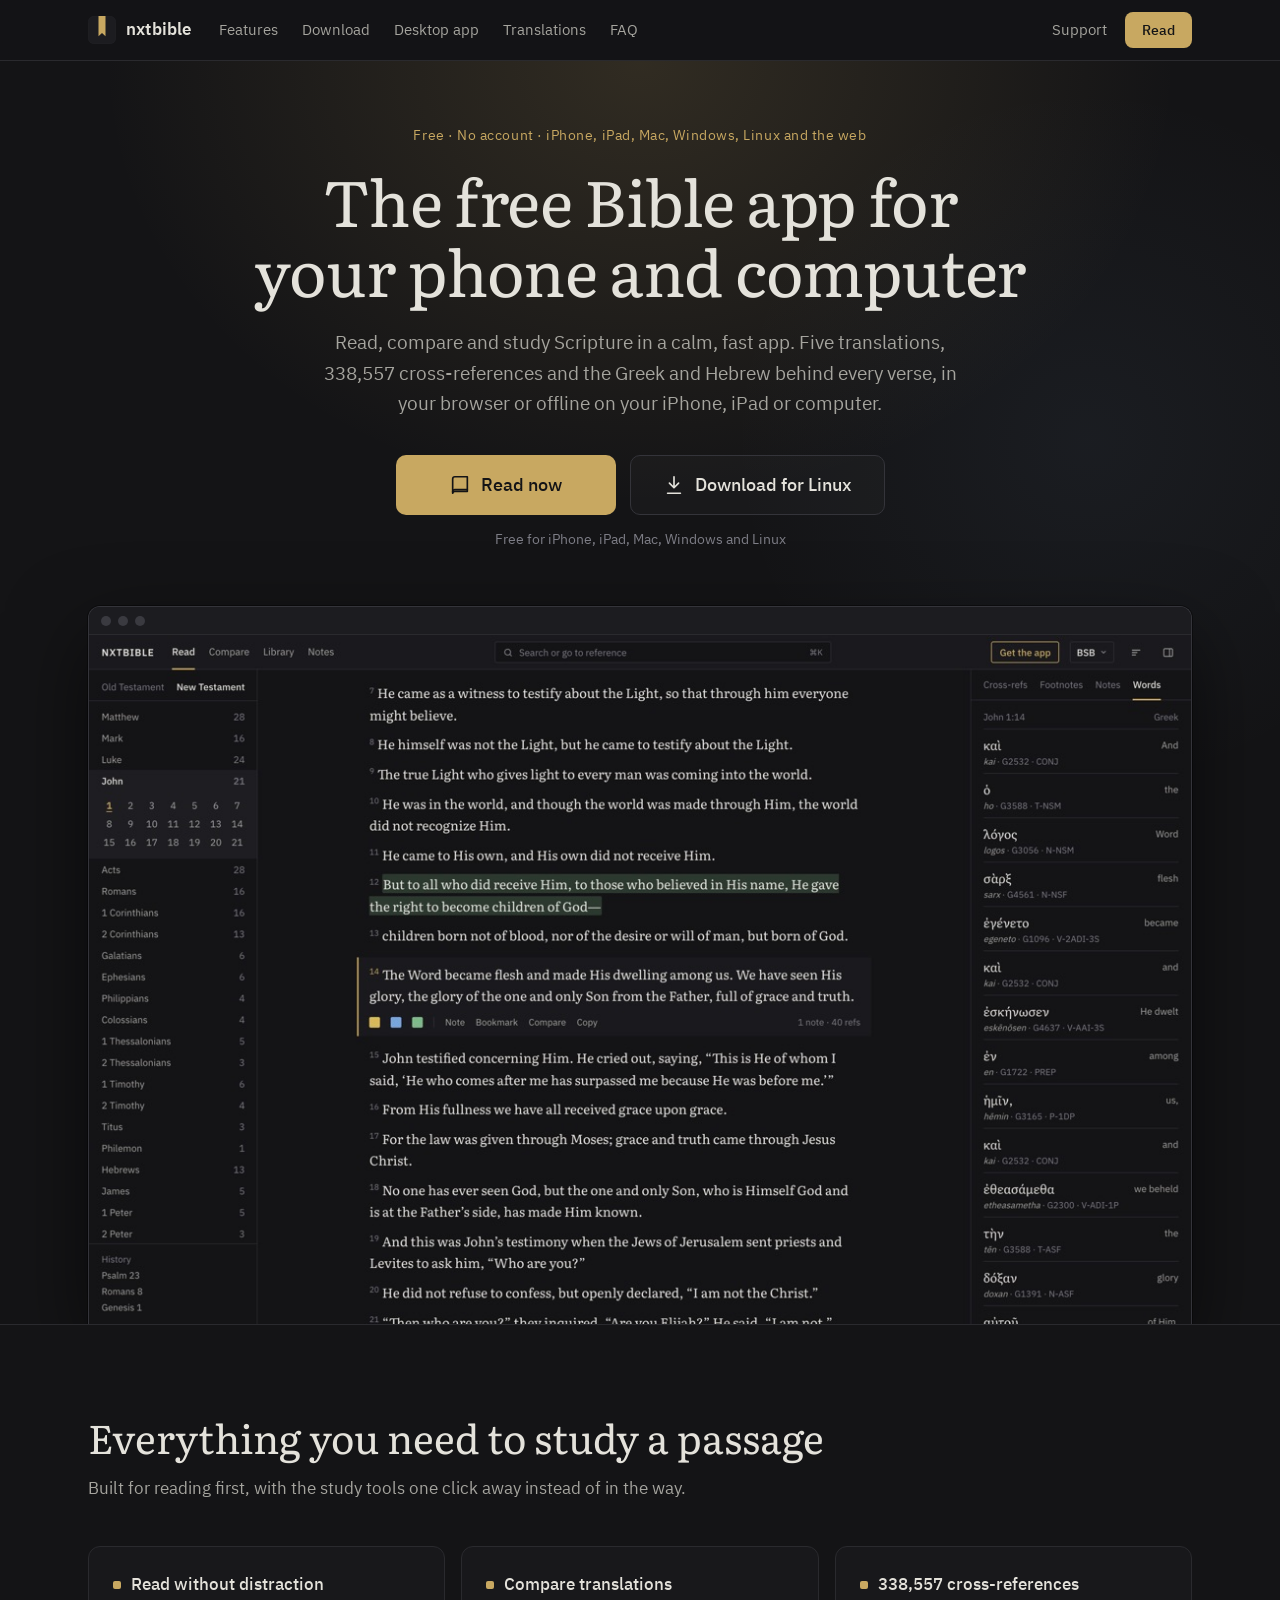
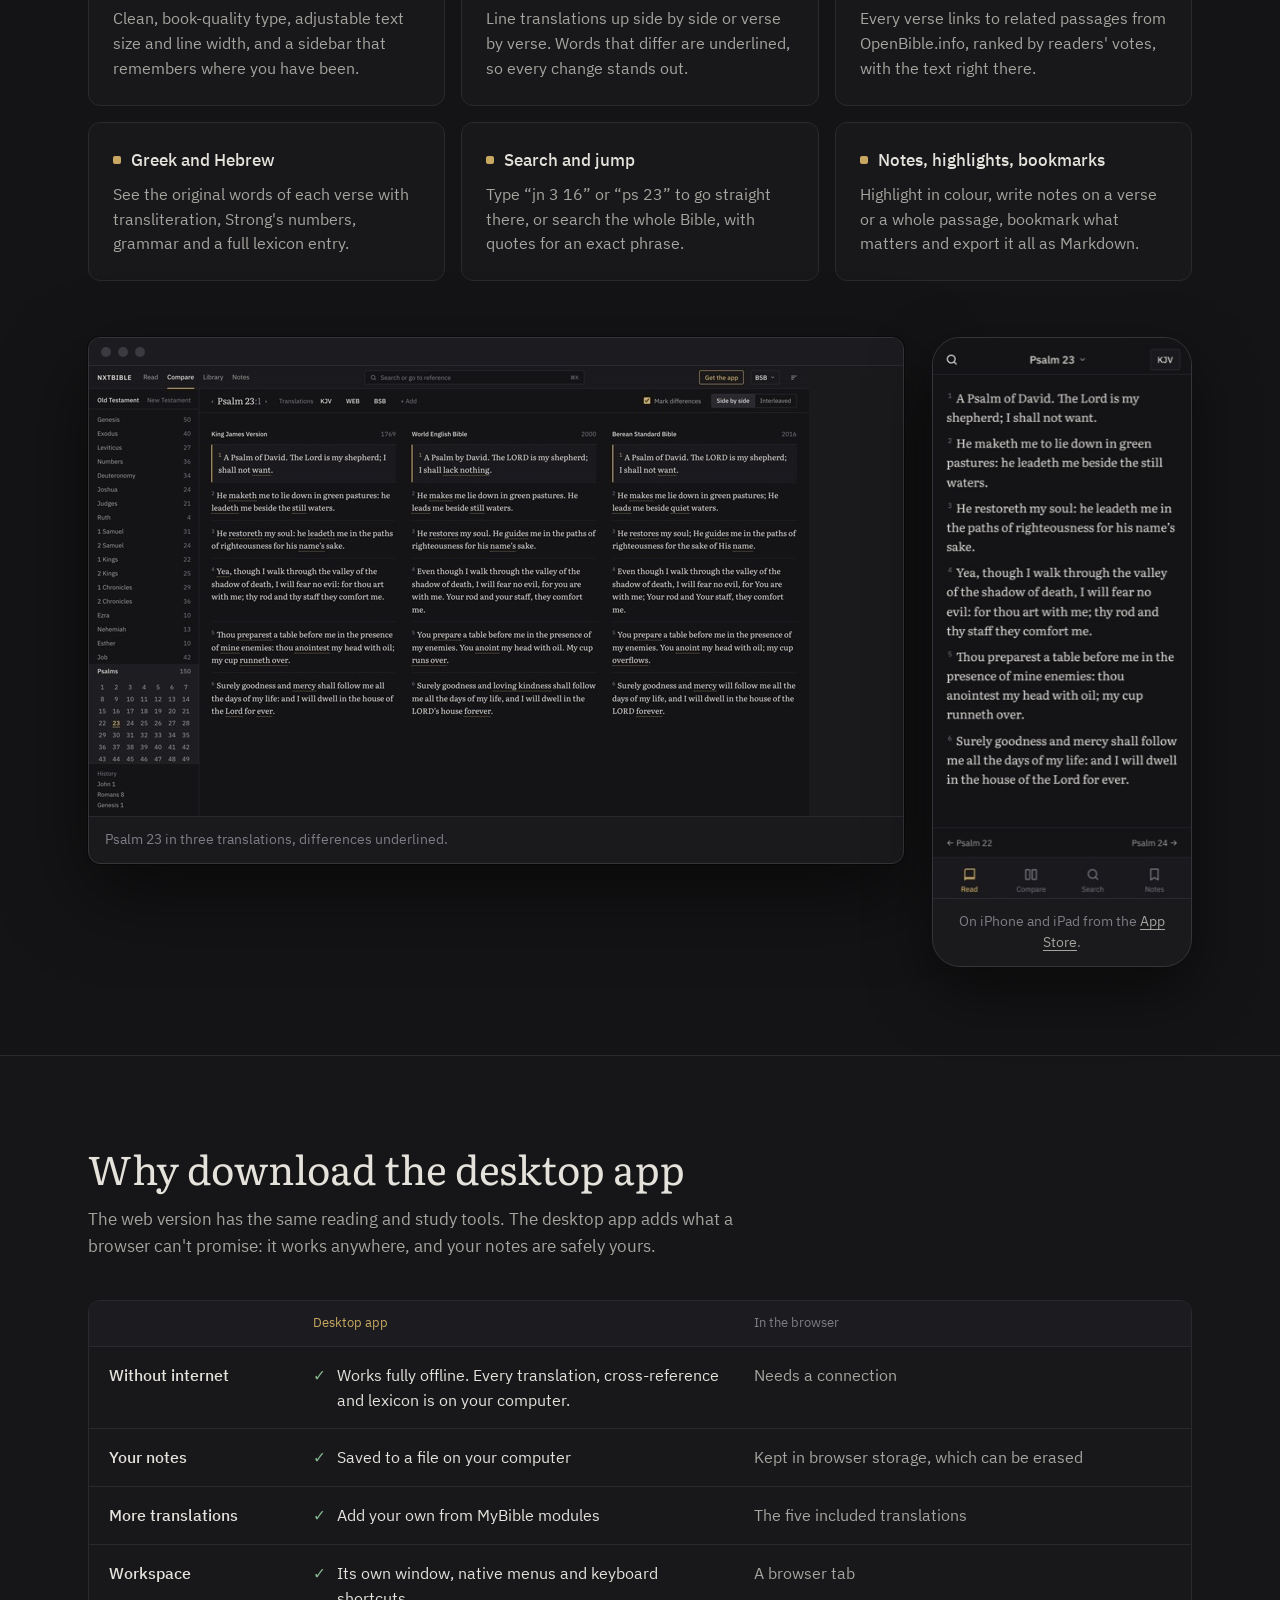
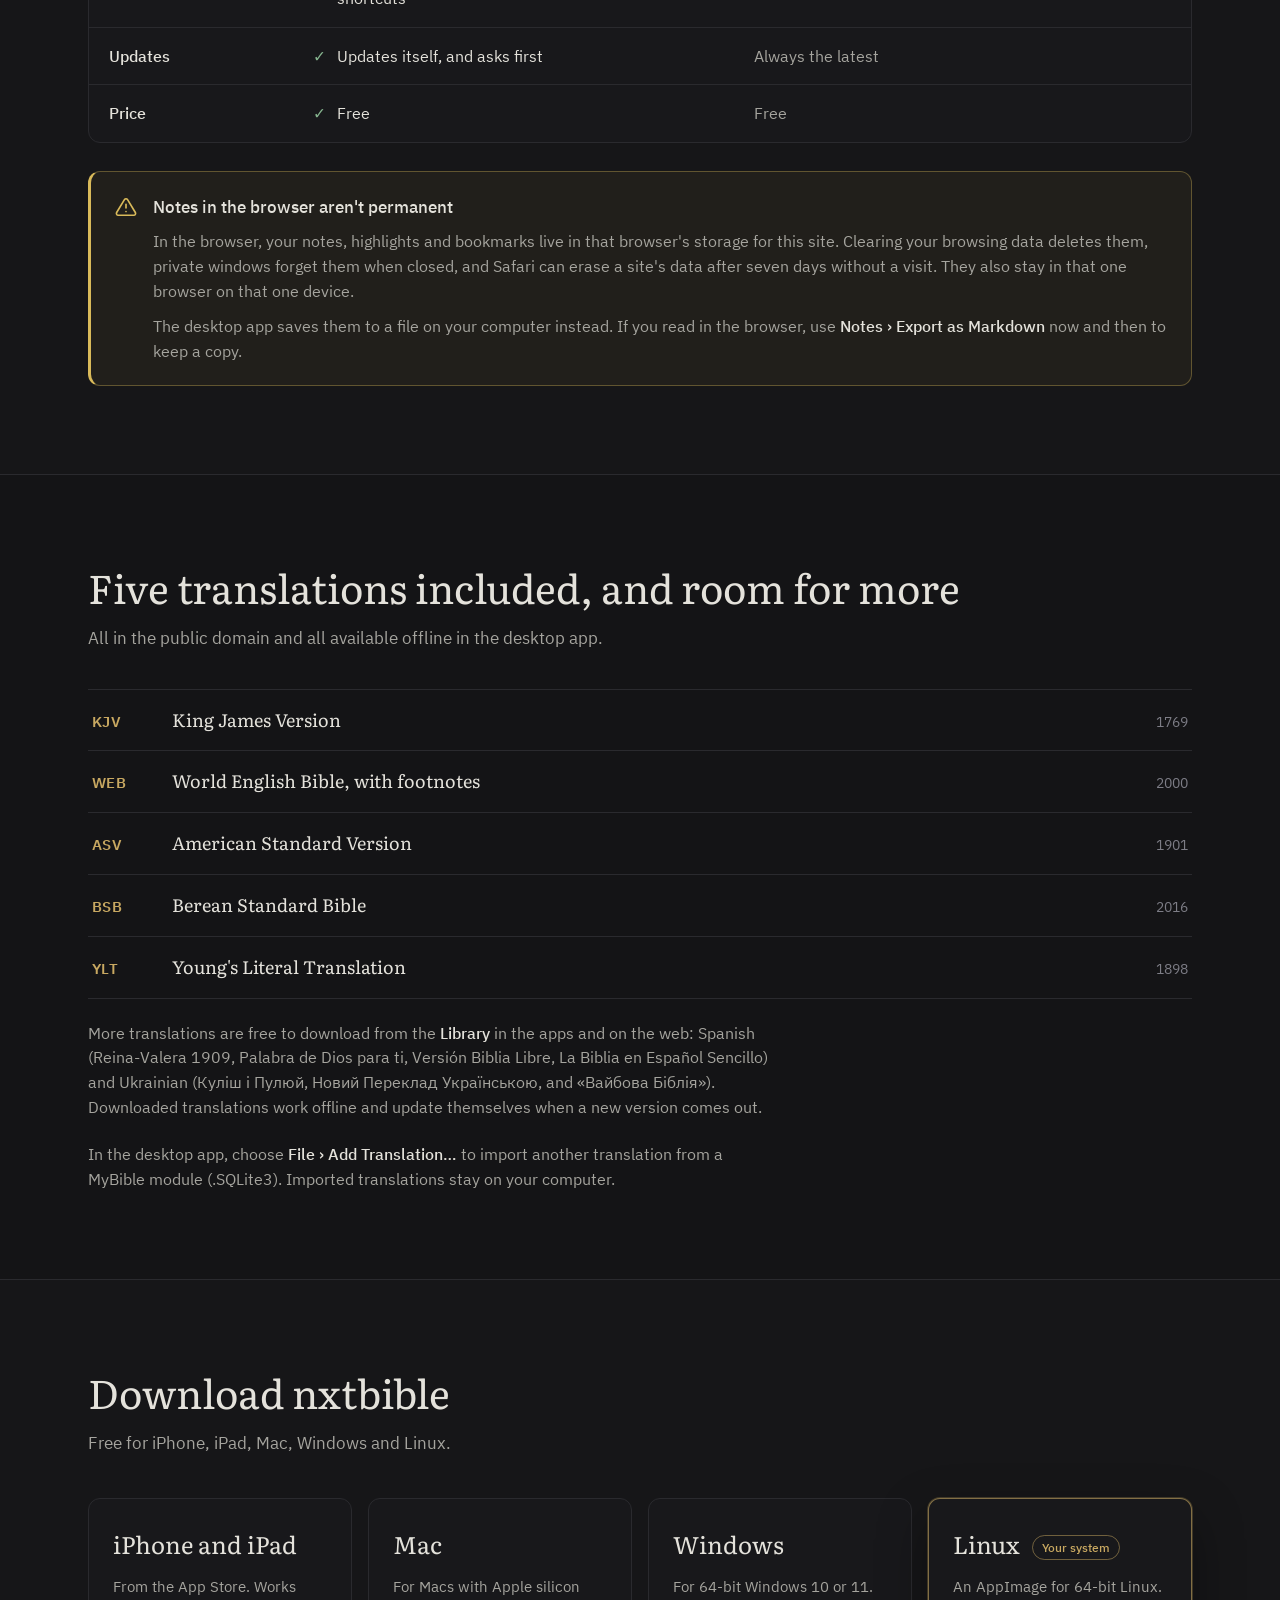
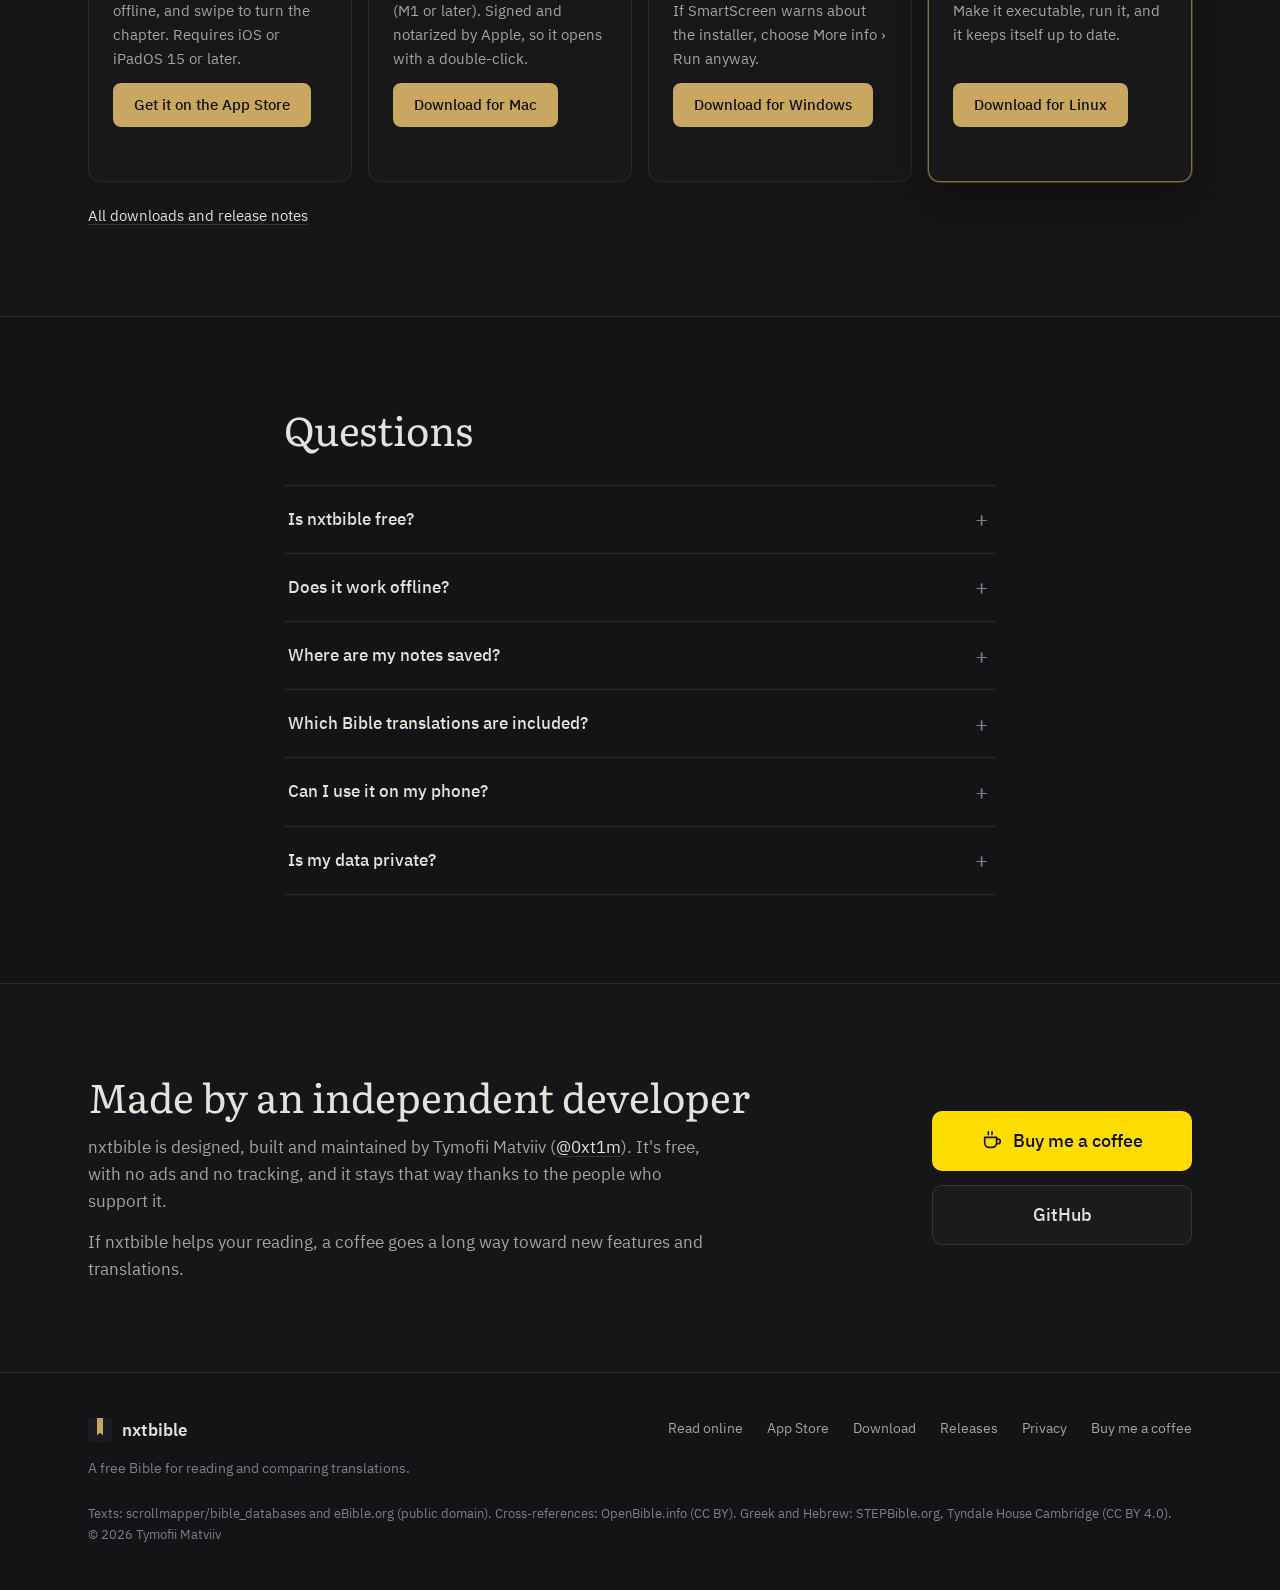
<file: index.html>
<!doctype html>
<html lang="en">
  <head>
    <meta charset="utf-8" />
    <meta name="viewport" content="width=device-width, initial-scale=1, viewport-fit=cover" />
    <meta http-equiv="Content-Security-Policy" content="default-src 'self'; script-src 'self'; style-src 'self' 'unsafe-inline'; font-src 'self' data:; img-src 'self' data:; connect-src 'self' https://api.github.com ws://localhost:5173" />
    <!-- Home-screen copies of the reader were saved with this address: send them straight to it. -->
    <script src="./standalone-redirect.js"></script>

    <title>nxtbible — Free Bible App for iPhone, iPad, Mac, Windows &amp; Linux</title>
    <meta name="description" content="A free, offline Bible app for iPhone, iPad, Mac, Windows and Linux. Compare the KJV, WEB, BSB and more side by side, with cross-references, Greek and Hebrew, and notes." />
    <!-- Safari on iPhone and iPad offers the App Store app in a banner. -->
    <meta name="apple-itunes-app" content="app-id=6825008594" />
    <link rel="canonical" href="https://nxtbible.com/" />
    <meta name="robots" content="index, follow, max-image-preview:large" />
    <meta name="author" content="Tymofii Matviiv" />

    <meta property="og:type" content="website" />
    <meta property="og:site_name" content="nxtbible" />
    <meta property="og:url" content="https://nxtbible.com/" />
    <meta property="og:title" content="nxtbible — the free Bible app" />
    <meta property="og:description" content="Read, compare and study the Bible offline on iPhone, iPad, Mac, Windows and Linux, or in your browser. Free, with no account." />
    <meta property="og:image" content="https://nxtbible.com/og-image.jpg" />
    <meta property="og:image:width" content="1200" />
    <meta property="og:image:height" content="630" />
    <meta property="og:image:alt" content="nxtbible showing John 1 with the Greek words of the selected verse" />
    <meta name="twitter:card" content="summary_large_image" />
    <meta name="twitter:title" content="nxtbible — the free Bible app" />
    <meta name="twitter:description" content="Read, compare and study the Bible offline on iPhone, iPad, Mac, Windows and Linux, or in your browser." />
    <meta name="twitter:image" content="https://nxtbible.com/og-image.jpg" />

    <link rel="icon" type="image/svg+xml" href="./favicon.svg" />
    <link rel="apple-touch-icon" href="./apple-touch-icon.png" />
    <meta name="apple-mobile-web-app-title" content="nxtbible" />
    <link rel="manifest" href="./manifest.webmanifest" />
    <meta name="theme-color" content="#141416" />

    <script type="application/ld+json">
      {
        "@context": "https://schema.org",
        "@graph": [
          {
            "@type": "WebSite",
            "@id": "https://nxtbible.com/#website",
            "name": "nxtbible",
            "url": "https://nxtbible.com/"
          },
          {
            "@type": "Person",
            "@id": "https://nxtbible.com/#developer",
            "name": "Tymofii Matviiv",
            "alternateName": "0xt1m",
            "url": "https://github.com/0xt1m",
            "sameAs": ["https://github.com/0xt1m", "https://buymeacoffee.com/0xt1m"]
          },
          {
            "@type": "SoftwareApplication",
            "name": "nxtbible",
            "url": "https://nxtbible.com/",
            "description": "A free Bible app for reading, comparing and studying Scripture offline on iPhone, iPad, Mac, Windows and Linux, or in a web browser. Includes the KJV, WEB, ASV, BSB and YLT, 338,557 cross-references, and Greek and Hebrew words with a lexicon.",
            "applicationCategory": "ReferenceApplication",
            "operatingSystem": "iOS, iPadOS, macOS, Windows, Linux, Web",
            "downloadUrl": ["https://apps.apple.com/us/app/nxtbible/id6825008594", "https://github.com/0xt1m/nxtbible-releases/releases/latest"],
            "installUrl": "https://apps.apple.com/us/app/nxtbible/id6825008594",
            "image": "https://nxtbible.com/og-image.jpg",
            "isAccessibleForFree": true,
            "offers": { "@type": "Offer", "price": "0", "priceCurrency": "USD" },
            "author": { "@id": "https://nxtbible.com/#developer" },
            "featureList": [
              "Works offline in the iPhone, iPad and desktop apps",
              "Compare translations side by side with differences marked",
              "338,557 cross-references from OpenBible.info",
              "Greek and Hebrew words with Strong's numbers and lexicon entries",
              "Full-text search and reference jumping",
              "Free Spanish and Ukrainian translations to download",
              "Notes on a verse or a passage of several verses",
              "Notes, highlights and bookmarks with Markdown export",
              "Import your own MyBible translations"
            ]
          },
          {
            "@type": "FAQPage",
            "mainEntity": [
              { "@type": "Question", "name": "Is nxtbible free?", "acceptedAnswer": { "@type": "Answer", "text": "Yes. nxtbible is free to download and to use in the browser, with no account, ads or subscription. The included translations are in the public domain." } },
              { "@type": "Question", "name": "Does nxtbible work offline?", "acceptedAnswer": { "@type": "Answer", "text": "The iPhone, iPad and desktop apps work fully offline: every translation, cross-reference and lexicon entry is stored on your device. The web version needs an internet connection." } },
              { "@type": "Question", "name": "Where are my notes saved?", "acceptedAnswer": { "@type": "Answer", "text": "In the iPhone, iPad and desktop apps, notes, highlights and bookmarks are saved on your device. In the browser they are kept in that browser's site storage, which is erased if you clear your browsing data and can be removed by the browser itself, so export them regularly or use one of the apps." } },
              { "@type": "Question", "name": "Which Bible translations are included?", "acceptedAnswer": { "@type": "Answer", "text": "The King James Version (KJV), World English Bible (WEB) with footnotes, American Standard Version (ASV), Berean Standard Bible (BSB) and Young's Literal Translation (YLT). The desktop app can also import other translations from MyBible modules." } },
              { "@type": "Question", "name": "Can I use nxtbible on my phone?", "acceptedAnswer": { "@type": "Answer", "text": "Yes. nxtbible is on the App Store for iPhone and iPad: https://apps.apple.com/us/app/nxtbible/id6825008594. On Android, the web version has a layout made for phones, and you can add it to your home screen." } }
            ]
          }
        ]
      }
    </script>
    <script type="module" crossorigin src="./assets/home-Dr4HsGGh.js"></script>
    <link rel="modulepreload" crossorigin href="./assets/modulepreload-polyfill-B5Qt9EMX.js">
    <link rel="stylesheet" crossorigin href="./assets/home-DVo_jIai.css">
  </head>
  <body>
    <a class="skip" href="#main">Skip to content</a>
    <header class="nav">
      <div class="wrap nav-inner">
        <a class="brand" href="./" aria-label="nxtbible home">
          <svg width="28" height="28" viewBox="0 0 128 128" aria-hidden="true"><rect width="128" height="128" rx="28" fill="#1C1C20" /><rect x="0.5" y="0.5" width="127" height="127" rx="27.5" fill="none" stroke="#2E2E33" /><path d="M48 0h32v92l-16-14-16 14z" fill="#C8A861" /></svg>
          <span>nxtbible</span>
        </a>
        <nav class="nav-links" aria-label="Sections">
          <a href="#features">Features</a>
          <a href="#download">Download</a>
          <a href="#desktop">Desktop app</a>
          <a href="#translations">Translations</a>
          <a href="#faq">FAQ</a>
        </nav>
        <div class="nav-actions">
          <a class="nav-support" href="https://buymeacoffee.com/0xt1m" target="_blank" rel="noopener">Support</a>
          <a class="btn btn-small btn-primary" href="read/">Read</a>
        </div>
      </div>
    </header>

    <main id="main">
      <section class="hero">
        <div class="wrap">
          <p class="eyebrow">Free · No account · iPhone, iPad, Mac, Windows, Linux and the web</p>
          <h1>The free Bible app for your phone and computer</h1>
          <p class="lede">
            Read, compare and study Scripture in a calm, fast app. Five translations, 338,557 cross-references and the
            Greek and Hebrew behind every verse, in your browser or offline on your iPhone, iPad or computer.
          </p>
          <div class="cta">
            <a class="btn btn-big btn-primary" href="read/">
              <svg width="22" height="22" viewBox="0 0 24 24" fill="none" stroke="currentColor" stroke-width="1.8" stroke-linecap="round" stroke-linejoin="round" aria-hidden="true"><path d="M4 5.5A2.5 2.5 0 0 1 6.5 3H20v16H6.5A2.5 2.5 0 0 0 4 21z" /><path d="M4 19.5A2.5 2.5 0 0 1 6.5 17H20" /></svg>
              Read now
            </a>
            <a class="btn btn-big btn-outline" id="hero-download" href="#download">
              <svg width="22" height="22" viewBox="0 0 24 24" fill="none" stroke="currentColor" stroke-width="1.8" stroke-linecap="round" stroke-linejoin="round" aria-hidden="true"><path d="M12 3v12M7 10l5 5 5-5M5 21h14" /></svg>
              <span id="hero-download-label">Download the app</span>
            </a>
          </div>
          <p class="cta-note" id="hero-download-note">Free for iPhone, iPad, Mac, Windows and Linux</p>

          <figure class="shot shot-hero">
            <div class="shot-bar" aria-hidden="true"><span></span><span></span><span></span></div>
            <img
              src="./assets/reader-1120-CF_G2Uhl.jpg"
              srcset="./assets/reader-1120-CF_G2Uhl.jpg 1120w, ./assets/reader-2240-CvgG114O.jpg 2240w"
              sizes="(max-width: 1180px) calc(100vw - 32px), 1120px"
              width="1120"
              height="700"
              alt="nxtbible reading John 1 in the Berean Standard Bible, with verse 14 selected and its Greek words in the study panel"
              fetchpriority="high"
            />
          </figure>
        </div>
      </section>

      <section class="section" id="features" aria-labelledby="features-title">
        <div class="wrap">
          <h2 id="features-title">Everything you need to study a passage</h2>
          <p class="section-lede">Built for reading first, with the study tools one click away instead of in the way.</p>
          <div class="grid">
            <article class="card">
              <h3>Read without distraction</h3>
              <p>Clean, book-quality type, adjustable text size and line width, and a sidebar that remembers where you have been.</p>
            </article>
            <article class="card">
              <h3>Compare translations</h3>
              <p>Line translations up side by side or verse by verse. Words that differ are underlined, so every change stands out.</p>
            </article>
            <article class="card">
              <h3>338,557 cross-references</h3>
              <p>Every verse links to related passages from OpenBible.info, ranked by readers' votes, with the text right there.</p>
            </article>
            <article class="card">
              <h3>Greek and Hebrew</h3>
              <p>See the original words of each verse with transliteration, Strong's numbers, grammar and a full lexicon entry.</p>
            </article>
            <article class="card">
              <h3>Search and jump</h3>
              <p>Type “jn 3 16” or “ps 23” to go straight there, or search the whole Bible, with quotes for an exact phrase.</p>
            </article>
            <article class="card">
              <h3>Notes, highlights, bookmarks</h3>
              <p>Highlight in colour, write notes on a verse or a whole passage, bookmark what matters and export it all as Markdown.</p>
            </article>
          </div>

          <div class="showcase">
            <figure class="shot">
              <div class="shot-bar" aria-hidden="true"><span></span><span></span><span></span></div>
              <img
                src="./assets/compare-720-7c_iqI6J.jpg"
                srcset="./assets/compare-720-7c_iqI6J.jpg 720w, ./assets/compare-1440-DznC1L2I.jpg 1440w"
                sizes="(max-width: 900px) calc(100vw - 32px), 720px"
                width="720"
                height="450"
                loading="lazy"
                alt="Psalm 23 in the KJV, WEB and BSB side by side, with the words that differ underlined"
              />
              <figcaption>Psalm 23 in three translations, differences underlined.</figcaption>
            </figure>
            <figure class="phone">
              <img
                src="./assets/phone-633-CSN2HdGy.jpg"
                srcset="./assets/phone-633-CSN2HdGy.jpg 292w, ./assets/phone-1266-nIoMX3U3.jpg 585w"
                sizes="240px"
                width="292"
                height="633"
                loading="lazy"
                alt="nxtbible on a phone, reading Psalm 23 in the King James Version"
              />
              <figcaption>On iPhone and iPad from the <a href="https://apps.apple.com/us/app/nxtbible/id6825008594">App Store</a>.</figcaption>
            </figure>
          </div>
        </div>
      </section>

      <section class="section section-alt" id="desktop" aria-labelledby="desktop-title">
        <div class="wrap">
          <h2 id="desktop-title">Why download the desktop app</h2>
          <p class="section-lede">
            The web version has the same reading and study tools. The desktop app adds what a browser can't promise:
            it works anywhere, and your notes are safely yours.
          </p>

          <div class="compare-table" role="table" aria-label="Desktop app compared with the browser">
            <div class="ct-row ct-head" role="row">
              <span role="columnheader"></span>
              <span role="columnheader">Desktop app</span>
              <span role="columnheader">In the browser</span>
            </div>
            <div class="ct-row" role="row">
              <span role="rowheader">Without internet</span>
              <span role="cell" class="yes">Works fully offline. Every translation, cross-reference and lexicon is on your computer.</span>
              <span role="cell">Needs a connection</span>
            </div>
            <div class="ct-row" role="row">
              <span role="rowheader">Your notes</span>
              <span role="cell" class="yes">Saved to a file on your computer</span>
              <span role="cell">Kept in browser storage, which can be erased</span>
            </div>
            <div class="ct-row" role="row">
              <span role="rowheader">More translations</span>
              <span role="cell" class="yes">Add your own from MyBible modules</span>
              <span role="cell">The five included translations</span>
            </div>
            <div class="ct-row" role="row">
              <span role="rowheader">Workspace</span>
              <span role="cell" class="yes">Its own window, native menus and keyboard shortcuts</span>
              <span role="cell">A browser tab</span>
            </div>
            <div class="ct-row" role="row">
              <span role="rowheader">Updates</span>
              <span role="cell" class="yes">Updates itself, and asks first</span>
              <span role="cell">Always the latest</span>
            </div>
            <div class="ct-row" role="row">
              <span role="rowheader">Price</span>
              <span role="cell" class="yes">Free</span>
              <span role="cell">Free</span>
            </div>
          </div>

          <aside class="notice" aria-labelledby="notice-title">
            <svg width="22" height="22" viewBox="0 0 24 24" fill="none" stroke="currentColor" stroke-width="1.8" stroke-linecap="round" stroke-linejoin="round" aria-hidden="true"><path d="M12 9v4M12 17h.01M10.3 3.9 1.8 18a2 2 0 0 0 1.7 3h17a2 2 0 0 0 1.7-3L13.7 3.9a2 2 0 0 0-3.4 0z" /></svg>
            <div>
              <h3 id="notice-title">Notes in the browser aren't permanent</h3>
              <p>
                In the browser, your notes, highlights and bookmarks live in that browser's storage for this site. Clearing
                your browsing data deletes them, private windows forget them when closed, and Safari can erase a site's
                data after seven days without a visit. They also stay in that one browser on that one device.
              </p>
              <p>
                The desktop app saves them to a file on your computer instead. If you read in the browser, use
                <strong>Notes › Export as Markdown</strong> now and then to keep a copy.
              </p>
            </div>
          </aside>
        </div>
      </section>

      <section class="section" id="translations" aria-labelledby="translations-title">
        <div class="wrap">
          <h2 id="translations-title">Five translations included, and room for more</h2>
          <p class="section-lede">All in the public domain and all available offline in the desktop app.</p>
          <ul class="tl-list">
            <li><b>KJV</b><span>King James Version</span><em>1769</em></li>
            <li><b>WEB</b><span>World English Bible, with footnotes</span><em>2000</em></li>
            <li><b>ASV</b><span>American Standard Version</span><em>1901</em></li>
            <li><b>BSB</b><span>Berean Standard Bible</span><em>2016</em></li>
            <li><b>YLT</b><span>Young's Literal Translation</span><em>1898</em></li>
          </ul>
          <p class="tl-more">
            More translations are free to download from the <strong>Library</strong> in the apps and on the web:
            Spanish (Reina-Valera 1909, Palabra de Dios para ti, Versión Biblia Libre, La Biblia en Español Sencillo)
            and Ukrainian (Куліш і Пулюй, Новий Переклад Українською, and «Вайбова Біблія»). Downloaded translations
            work offline and update themselves when a new version comes out.
          </p>
          <p class="tl-more">
            In the desktop app, choose <strong>File › Add Translation…</strong> to import another translation from a
            MyBible module (.SQLite3). Imported translations stay on your computer.
          </p>
        </div>
      </section>

      <section class="section section-alt" id="download" aria-labelledby="download-title">
        <div class="wrap">
          <h2 id="download-title">Download nxtbible</h2>
          <p class="section-lede" id="download-version">Free for iPhone, iPad, Mac, Windows and Linux.</p>
          <div class="dl-grid">
            <article class="dl-card" data-os="ios">
              <h3>iPhone and iPad</h3>
              <p>From the App Store. Works offline, and swipe to turn the chapter. Requires iOS or iPadOS 15 or later.</p>
              <a class="btn btn-primary" href="https://apps.apple.com/us/app/nxtbible/id6825008594">Get it on the App Store</a>
              <span class="dl-size"></span>
            </article>
            <article class="dl-card" data-os="mac">
              <h3>Mac</h3>
              <p>For Macs with Apple silicon (M1 or later). Signed and notarized by Apple, so it opens with a double-click.</p>
              <a class="btn btn-primary dl-link" href="https://github.com/0xt1m/nxtbible-releases/releases/latest">Download for Mac</a>
              <span class="dl-size"></span>
            </article>
            <article class="dl-card" data-os="windows">
              <h3>Windows</h3>
              <p>For 64-bit Windows 10 or 11. If SmartScreen warns about the installer, choose More info › Run anyway.</p>
              <a class="btn btn-primary dl-link" href="https://github.com/0xt1m/nxtbible-releases/releases/latest">Download for Windows</a>
              <span class="dl-size"></span>
            </article>
            <article class="dl-card" data-os="linux">
              <h3>Linux</h3>
              <p>An AppImage for 64-bit Linux. Make it executable, run it, and it keeps itself up to date.</p>
              <a class="btn btn-primary dl-link" href="https://github.com/0xt1m/nxtbible-releases/releases/latest">Download for Linux</a>
              <span class="dl-size"></span>
            </article>
          </div>
          <p class="dl-all"><a href="https://github.com/0xt1m/nxtbible-releases/releases/latest">All downloads and release notes</a></p>
        </div>
      </section>

      <section class="section" id="faq" aria-labelledby="faq-title">
        <div class="wrap wrap-narrow">
          <h2 id="faq-title">Questions</h2>
          <details>
            <summary>Is nxtbible free?</summary>
            <p>Yes. nxtbible is free to download and to use in the browser, with no account, ads or subscription. The included translations are in the public domain.</p>
          </details>
          <details>
            <summary>Does it work offline?</summary>
            <p>The iPhone, iPad and desktop apps work fully offline: every translation, cross-reference and lexicon entry is stored on your device. The web version needs an internet connection.</p>
          </details>
          <details>
            <summary>Where are my notes saved?</summary>
            <p>In the iPhone, iPad and desktop apps, notes, highlights and bookmarks are saved on your device. In the browser they are kept in that browser's site storage, which is erased if you clear your browsing data and can be removed by the browser itself, so export them regularly or use one of the apps.</p>
          </details>
          <details>
            <summary>Which Bible translations are included?</summary>
            <p>The King James Version (KJV), World English Bible (WEB) with footnotes, American Standard Version (ASV), Berean Standard Bible (BSB) and Young's Literal Translation (YLT). The desktop app can also import other translations from MyBible modules.</p>
          </details>
          <details>
            <summary>Can I use it on my phone?</summary>
            <p>Yes. nxtbible is on the <a href="https://apps.apple.com/us/app/nxtbible/id6825008594">App Store for iPhone and iPad</a>, free, and works offline. On Android, the web version has a layout made for phones, and you can add it to your home screen.</p>
          </details>
          <details>
            <summary>Is my data private?</summary>
            <p>nxtbible has no accounts and no analytics. Your notes stay on your device and are never uploaded. The apps go online only to check for updates and to download translations you choose. Read the full <a href="privacy/">privacy policy</a>.</p>
          </details>
        </div>
      </section>

      <section class="section section-alt" id="about" aria-labelledby="about-title">
        <div class="wrap about">
          <div>
            <h2 id="about-title">Made by an independent developer</h2>
            <p>
              nxtbible is designed, built and maintained by Tymofii Matviiv (<a href="https://github.com/0xt1m" rel="me noopener" target="_blank">@0xt1m</a>).
              It's free, with no ads and no tracking, and it stays that way thanks to the people who support it.
            </p>
            <p>If nxtbible helps your reading, a coffee goes a long way toward new features and translations.</p>
          </div>
          <div class="about-actions">
            <a class="btn btn-big btn-coffee" href="https://buymeacoffee.com/0xt1m" target="_blank" rel="noopener">
              <svg width="22" height="22" viewBox="0 0 24 24" fill="none" stroke="currentColor" stroke-width="1.8" stroke-linecap="round" stroke-linejoin="round" aria-hidden="true"><path d="M4 8h13v6a5 5 0 0 1-5 5H9a5 5 0 0 1-5-5zM17 10h1.5a2.5 2.5 0 0 1 0 5H17M8 2v3M12 2v3" /></svg>
              Buy me a coffee
            </a>
            <a class="btn btn-big btn-outline" href="https://github.com/0xt1m" target="_blank" rel="noopener">GitHub</a>
          </div>
        </div>
      </section>
    </main>

    <footer class="footer">
      <div class="wrap footer-inner">
        <div class="footer-brand">
          <a class="brand" href="./">
            <svg width="24" height="24" viewBox="0 0 128 128" aria-hidden="true"><rect width="128" height="128" rx="28" fill="#1C1C20" /><rect x="0.5" y="0.5" width="127" height="127" rx="27.5" fill="none" stroke="#2E2E33" /><path d="M48 0h32v92l-16-14-16 14z" fill="#C8A861" /></svg>
            <span>nxtbible</span>
          </a>
          <p>A free Bible for reading and comparing translations.</p>
        </div>
        <nav class="footer-links" aria-label="Footer">
          <a href="read/">Read online</a>
          <a href="https://apps.apple.com/us/app/nxtbible/id6825008594">App Store</a>
          <a href="#download">Download</a>
          <a href="https://github.com/0xt1m/nxtbible-releases/releases" target="_blank" rel="noopener">Releases</a>
          <a href="privacy/">Privacy</a>
          <a href="https://buymeacoffee.com/0xt1m" target="_blank" rel="noopener">Buy me a coffee</a>
        </nav>
        <p class="credits">
          Texts: scrollmapper/bible_databases and eBible.org (public domain). Cross-references: OpenBible.info (CC BY).
          Greek and Hebrew: STEPBible.org, Tyndale House Cambridge (CC BY 4.0).
          <br />© 2026 Tymofii Matviiv
        </p>
      </div>
    </footer>

  </body>
</html>
</file>
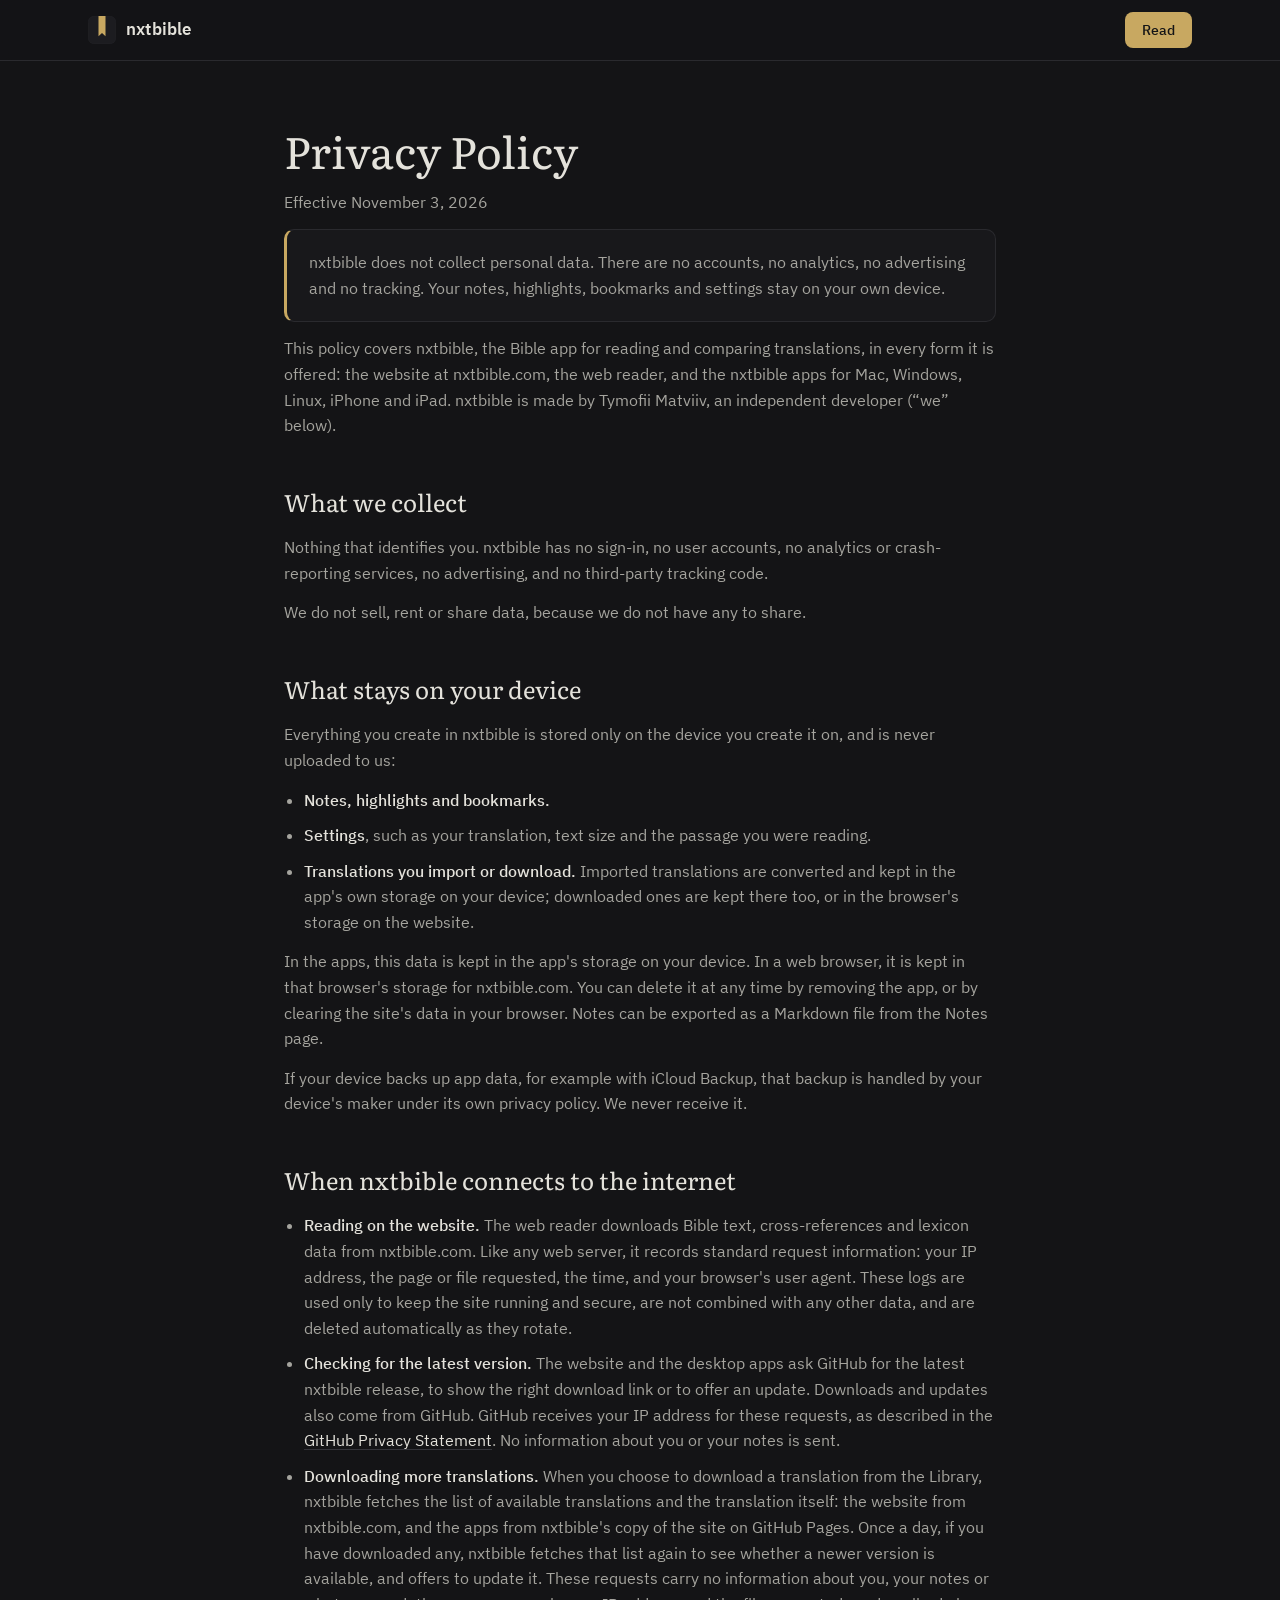
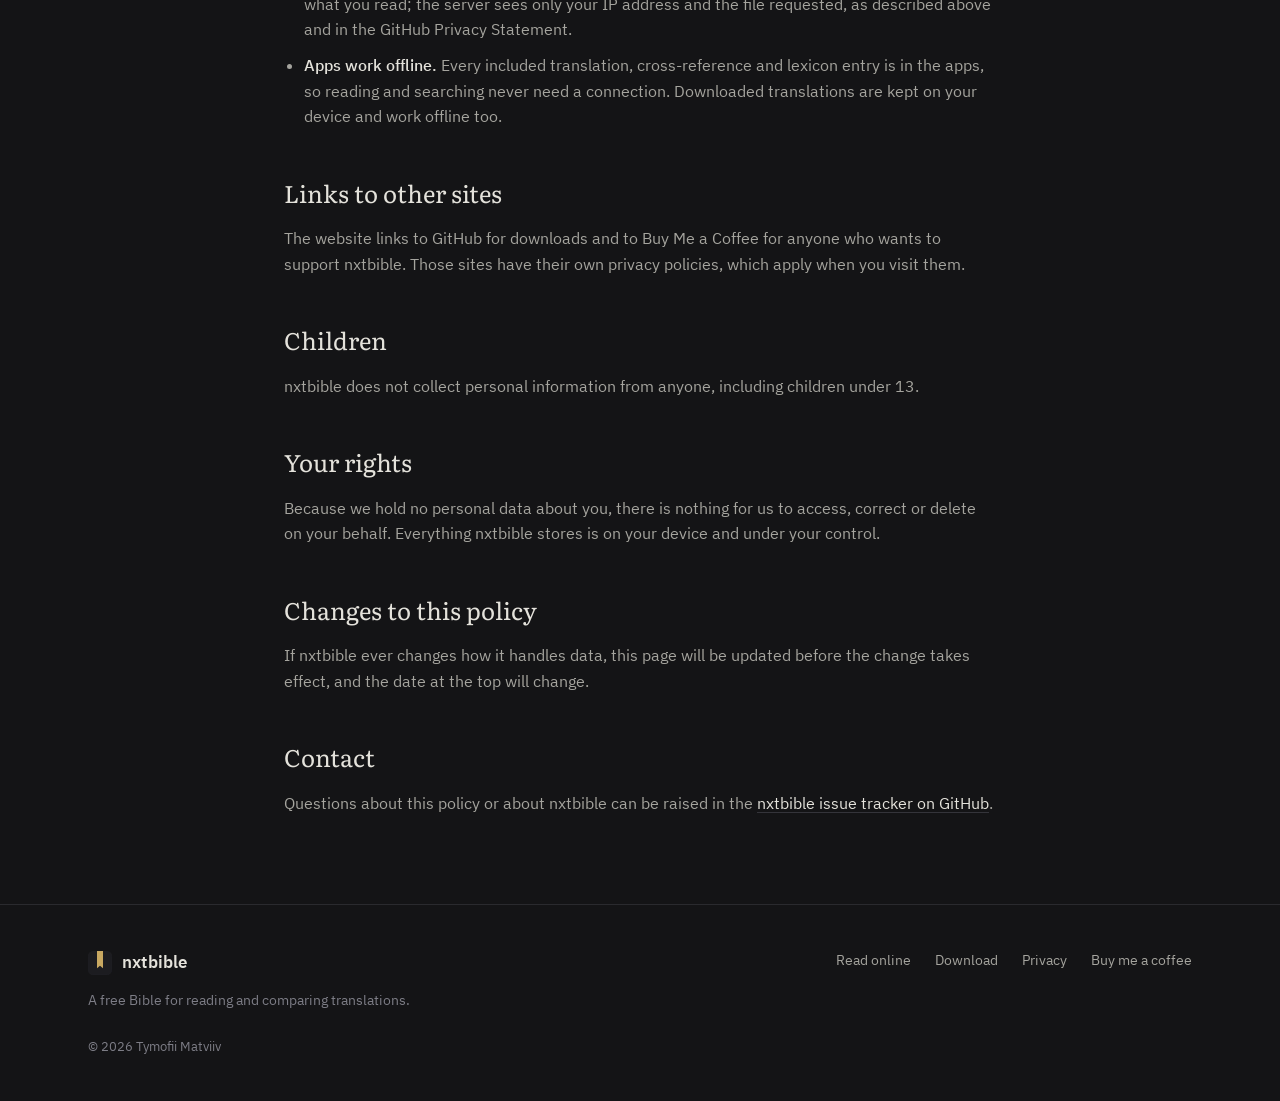
<file: privacy/index.html>
<!doctype html>
<html lang="en">
  <head>
    <meta charset="utf-8" />
    <meta name="viewport" content="width=device-width, initial-scale=1, viewport-fit=cover" />
    <meta http-equiv="Content-Security-Policy" content="default-src 'self'; script-src 'self'; style-src 'self' 'unsafe-inline'; font-src 'self' data:; img-src 'self' data:; connect-src 'self'" />
    <title>Privacy Policy — nxtbible</title>
    <meta name="description" content="nxtbible collects no personal data. No accounts, no analytics, no ads. Your notes, highlights and bookmarks stay on your device." />
    <link rel="canonical" href="https://nxtbible.com/privacy/" />
    <link rel="icon" type="image/svg+xml" href="../favicon.svg" />
    <link rel="apple-touch-icon" href="../apple-touch-icon.png" />
    <meta name="theme-color" content="#141416" />
    <link rel="stylesheet" crossorigin href="../assets/home-DVo_jIai.css">
  </head>
  <body>
    <a class="skip" href="#main">Skip to content</a>
    <header class="nav">
      <div class="wrap nav-inner">
        <a class="brand" href="../" aria-label="nxtbible home">
          <svg width="28" height="28" viewBox="0 0 128 128" aria-hidden="true"><rect width="128" height="128" rx="28" fill="#1C1C20" /><rect x="0.5" y="0.5" width="127" height="127" rx="27.5" fill="none" stroke="#2E2E33" /><path d="M48 0h32v92l-16-14-16 14z" fill="#C8A861" /></svg>
          <span>nxtbible</span>
        </a>
        <div class="nav-actions">
          <a class="btn btn-small btn-primary" href="../read/">Read</a>
        </div>
      </div>
    </header>

    <main id="main" class="doc">
      <div class="wrap wrap-narrow">
        <h1>Privacy Policy</h1>
        <p class="doc-meta">Effective November 3, 2026</p>

        <p class="doc-summary">
          nxtbible does not collect personal data. There are no accounts, no analytics, no advertising and no tracking.
          Your notes, highlights, bookmarks and settings stay on your own device.
        </p>

        <p>
          This policy covers nxtbible, the Bible app for reading and comparing translations, in every form it is
          offered: the website at nxtbible.com, the web reader, and the nxtbible apps for Mac, Windows, Linux, iPhone
          and iPad. nxtbible is made by Tymofii Matviiv, an independent developer (“we” below).
        </p>

        <h2>What we collect</h2>
        <p>Nothing that identifies you. nxtbible has no sign-in, no user accounts, no analytics or crash-reporting services, no advertising, and no third-party tracking code.</p>
        <p>We do not sell, rent or share data, because we do not have any to share.</p>

        <h2>What stays on your device</h2>
        <p>Everything you create in nxtbible is stored only on the device you create it on, and is never uploaded to us:</p>
        <ul>
          <li><strong>Notes, highlights and bookmarks.</strong></li>
          <li><strong>Settings</strong>, such as your translation, text size and the passage you were reading.</li>
          <li><strong>Translations you import or download.</strong> Imported translations are converted and kept in the app's own storage on your device; downloaded ones are kept there too, or in the browser's storage on the website.</li>
        </ul>
        <p>
          In the apps, this data is kept in the app's storage on your device. In a web browser, it is kept in that
          browser's storage for nxtbible.com. You can delete it at any time by removing the app, or by clearing the
          site's data in your browser. Notes can be exported as a Markdown file from the Notes page.
        </p>
        <p>
          If your device backs up app data, for example with iCloud Backup, that backup is handled by your device's
          maker under its own privacy policy. We never receive it.
        </p>

        <h2>When nxtbible connects to the internet</h2>
        <ul>
          <li>
            <strong>Reading on the website.</strong> The web reader downloads Bible text, cross-references and
            lexicon data from nxtbible.com. Like any web server, it records standard request information: your IP
            address, the page or file requested, the time, and your browser's user agent. These logs are used only to
            keep the site running and secure, are not combined with any other data, and are deleted automatically as
            they rotate.
          </li>
          <li>
            <strong>Checking for the latest version.</strong> The website and the desktop apps ask GitHub for the
            latest nxtbible release, to show the right download link or to offer an update. Downloads and updates also
            come from GitHub. GitHub receives your IP address for these requests, as described in the
            <a href="https://docs.github.com/en/site-policy/privacy-policies/github-general-privacy-statement" target="_blank" rel="noopener">GitHub Privacy Statement</a>.
            No information about you or your notes is sent.
          </li>
          <li>
            <strong>Downloading more translations.</strong> When you choose to download a translation from the Library,
            nxtbible fetches the list of available translations and the translation itself: the website from
            nxtbible.com, and the apps from nxtbible's copy of the site on GitHub Pages. Once a day, if you have
            downloaded any, nxtbible fetches that list again to see whether a newer version is available, and offers
            to update it. These requests carry no information about you, your notes or what you read; the server sees
            only your IP address and the file requested, as described above and in the GitHub Privacy Statement.
          </li>
          <li>
            <strong>Apps work offline.</strong> Every included translation, cross-reference and lexicon entry is in
            the apps, so reading and searching never need a connection. Downloaded translations are kept on your
            device and work offline too.
          </li>
        </ul>

        <h2>Links to other sites</h2>
        <p>
          The website links to GitHub for downloads and to Buy Me a Coffee for anyone who wants to support nxtbible.
          Those sites have their own privacy policies, which apply when you visit them.
        </p>

        <h2>Children</h2>
        <p>nxtbible does not collect personal information from anyone, including children under 13.</p>

        <h2>Your rights</h2>
        <p>
          Because we hold no personal data about you, there is nothing for us to access, correct or delete on your
          behalf. Everything nxtbible stores is on your device and under your control.
        </p>

        <h2>Changes to this policy</h2>
        <p>
          If nxtbible ever changes how it handles data, this page will be updated before the change takes effect, and
          the date at the top will change.
        </p>

        <h2>Contact</h2>
        <p>
          Questions about this policy or about nxtbible can be raised in the
          <a href="https://github.com/0xt1m/nxtbible-releases/issues" target="_blank" rel="noopener">nxtbible issue tracker on GitHub</a>.
        </p>
      </div>
    </main>

    <footer class="footer">
      <div class="wrap footer-inner">
        <div class="footer-brand">
          <a class="brand" href="../">
            <svg width="24" height="24" viewBox="0 0 128 128" aria-hidden="true"><rect width="128" height="128" rx="28" fill="#1C1C20" /><rect x="0.5" y="0.5" width="127" height="127" rx="27.5" fill="none" stroke="#2E2E33" /><path d="M48 0h32v92l-16-14-16 14z" fill="#C8A861" /></svg>
            <span>nxtbible</span>
          </a>
          <p>A free Bible for reading and comparing translations.</p>
        </div>
        <nav class="footer-links" aria-label="Footer">
          <a href="../read/">Read online</a>
          <a href="../#download">Download</a>
          <a href="./">Privacy</a>
          <a href="https://buymeacoffee.com/0xt1m" target="_blank" rel="noopener">Buy me a coffee</a>
        </nav>
        <p class="credits">© 2026 Tymofii Matviiv</p>
      </div>
    </footer>
  </body>
</html>
</file>
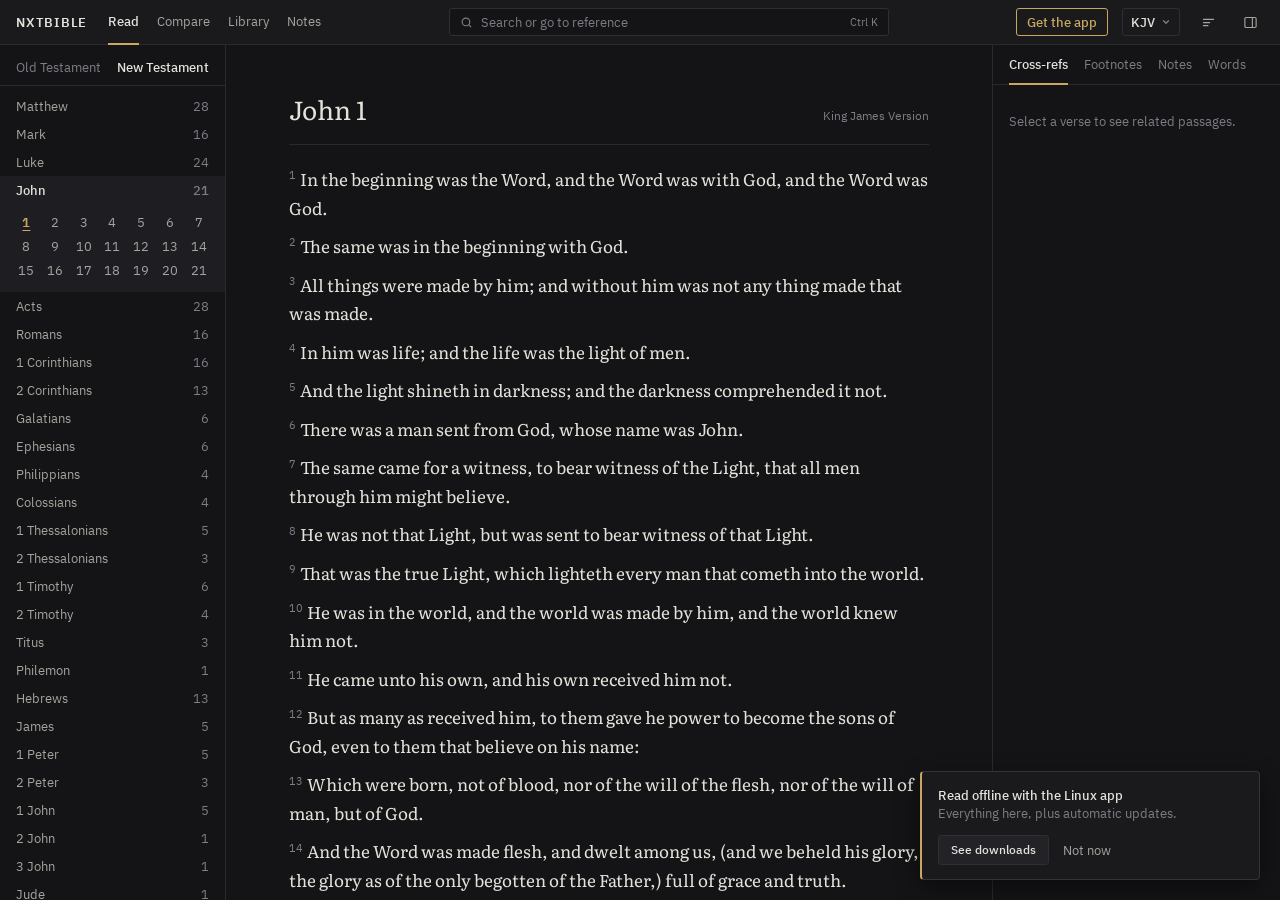
<file: read/index.html>
<!doctype html>
<html lang="en">
  <head>
    <meta charset="utf-8" />
    <meta name="viewport" content="width=device-width, initial-scale=1, viewport-fit=cover" />
    <meta http-equiv="Content-Security-Policy" content="default-src 'self'; script-src 'self'; style-src 'self' 'unsafe-inline'; font-src 'self' data:; img-src 'self' data:; connect-src 'self' https://api.github.com https://0xt1m.github.io ws://localhost:5173" />
    <link rel="icon" type="image/svg+xml" href="../favicon.svg" />
    <!-- Home-screen icon and name (iOS uses apple-touch-icon; Android reads the manifest) -->
    <link rel="apple-touch-icon" href="../apple-touch-icon.png" />
    <!-- Safari on iPhone and iPad offers the App Store app in a banner. -->
    <meta name="apple-itunes-app" content="app-id=6825008594" />
    <meta name="apple-mobile-web-app-title" content="nxtbible" />
    <meta name="mobile-web-app-capable" content="yes" />
    <meta name="apple-mobile-web-app-capable" content="yes" />
    <meta name="apple-mobile-web-app-status-bar-style" content="black-translucent" />
    <link rel="manifest" href="../manifest.webmanifest" />
    <meta name="theme-color" content="#141416" />
    <title>Read the Bible — nxtbible</title>
    <meta name="description" content="Read and compare the KJV, WEB, ASV, BSB and YLT side by side, with cross-references, Greek and Hebrew words, notes and highlights. Free, in your browser." />
    <link rel="canonical" href="https://nxtbible.com/read/" />
    <script type="module" crossorigin src="../assets/read-BAHt3hjf.js"></script>
    <link rel="modulepreload" crossorigin href="../assets/modulepreload-polyfill-B5Qt9EMX.js">
    <link rel="stylesheet" crossorigin href="../assets/read-BPvWO0k7.css">
  </head>
  <body>
    <div id="root"></div>
  </body>
</html>
</file>
<file: assets/home-DVo_jIai.css>
@font-face{font-family:IBM Plex Sans;font-style:normal;font-display:swap;font-weight:400;src:url(./ibm-plex-sans-cyrillic-ext-400-normal-BJItruJi.woff2) format("woff2"),url(./ibm-plex-sans-cyrillic-ext-400-normal-C1SKuNhx.woff) format("woff");unicode-range:U+0460-052F,U+1C80-1C88,U+20B4,U+2DE0-2DFF,U+A640-A69F,U+FE2E-FE2F}@font-face{font-family:IBM Plex Sans;font-style:normal;font-display:swap;font-weight:400;src:url(./ibm-plex-sans-cyrillic-400-normal-BPWuI_CM.woff2) format("woff2"),url(./ibm-plex-sans-cyrillic-400-normal-CTUnhTqV.woff) format("woff");unicode-range:U+0301,U+0400-045F,U+0490-0491,U+04B0-04B1,U+2116}@font-face{font-family:IBM Plex Sans;font-style:normal;font-display:swap;font-weight:400;src:url(./ibm-plex-sans-greek-400-normal-n6oPB5VF.woff2) format("woff2"),url(./ibm-plex-sans-greek-400-normal-DSasf_jt.woff) format("woff");unicode-range:U+0370-0377,U+037A-037F,U+0384-038A,U+038C,U+038E-03A1,U+03A3-03FF}@font-face{font-family:IBM Plex Sans;font-style:normal;font-display:swap;font-weight:400;src:url(./ibm-plex-sans-vietnamese-400-normal-B97dYap6.woff2) format("woff2"),url(./ibm-plex-sans-vietnamese-400-normal-OKGpH0gQ.woff) format("woff");unicode-range:U+0102-0103,U+0110-0111,U+0128-0129,U+0168-0169,U+01A0-01A1,U+01AF-01B0,U+0300-0301,U+0303-0304,U+0308-0309,U+0323,U+0329,U+1EA0-1EF9,U+20AB}@font-face{font-family:IBM Plex Sans;font-style:normal;font-display:swap;font-weight:400;src:url(./ibm-plex-sans-latin-ext-400-normal-BHf956ki.woff2) format("woff2"),url(./ibm-plex-sans-latin-ext-400-normal-CyDjbWPV.woff) format("woff");unicode-range:U+0100-02AF,U+0304,U+0308,U+0329,U+1E00-1E9F,U+1EF2-1EFF,U+2020,U+20A0-20AB,U+20AD-20C0,U+2113,U+2C60-2C7F,U+A720-A7FF}@font-face{font-family:IBM Plex Sans;font-style:normal;font-display:swap;font-weight:400;src:url(./ibm-plex-sans-latin-400-normal-CdZtFfYS.woff2) format("woff2"),url(./ibm-plex-sans-latin-400-normal-BU83cd9M.woff) format("woff");unicode-range:U+0000-00FF,U+0131,U+0152-0153,U+02BB-02BC,U+02C6,U+02DA,U+02DC,U+0304,U+0308,U+0329,U+2000-206F,U+2074,U+20AC,U+2122,U+2191,U+2193,U+2212,U+2215,U+FEFF,U+FFFD}@font-face{font-family:IBM Plex Sans;font-style:normal;font-display:swap;font-weight:500;src:url(./ibm-plex-sans-cyrillic-ext-500-normal-Cfrm0EKX.woff2) format("woff2"),url(./ibm-plex-sans-cyrillic-ext-500-normal-DujcQJCN.woff) format("woff");unicode-range:U+0460-052F,U+1C80-1C88,U+20B4,U+2DE0-2DFF,U+A640-A69F,U+FE2E-FE2F}@font-face{font-family:IBM Plex Sans;font-style:normal;font-display:swap;font-weight:500;src:url(./ibm-plex-sans-cyrillic-500-normal-D1zm99-P.woff2) format("woff2"),url(./ibm-plex-sans-cyrillic-500-normal-BEypoZQd.woff) format("woff");unicode-range:U+0301,U+0400-045F,U+0490-0491,U+04B0-04B1,U+2116}@font-face{font-family:IBM Plex Sans;font-style:normal;font-display:swap;font-weight:500;src:url(./ibm-plex-sans-greek-500-normal-By04ZBDJ.woff2) format("woff2"),url(./ibm-plex-sans-greek-500-normal-BwBTeJfm.woff) format("woff");unicode-range:U+0370-0377,U+037A-037F,U+0384-038A,U+038C,U+038E-03A1,U+03A3-03FF}@font-face{font-family:IBM Plex Sans;font-style:normal;font-display:swap;font-weight:500;src:url(./ibm-plex-sans-vietnamese-500-normal-rpgY82Kd.woff2) format("woff2"),url(./ibm-plex-sans-vietnamese-500-normal-V_-bWxzT.woff) format("woff");unicode-range:U+0102-0103,U+0110-0111,U+0128-0129,U+0168-0169,U+01A0-01A1,U+01AF-01B0,U+0300-0301,U+0303-0304,U+0308-0309,U+0323,U+0329,U+1EA0-1EF9,U+20AB}@font-face{font-family:IBM Plex Sans;font-style:normal;font-display:swap;font-weight:500;src:url(./ibm-plex-sans-latin-ext-500-normal-DprGrCew.woff2) format("woff2"),url(./ibm-plex-sans-latin-ext-500-normal-CgrnmiIU.woff) format("woff");unicode-range:U+0100-02AF,U+0304,U+0308,U+0329,U+1E00-1E9F,U+1EF2-1EFF,U+2020,U+20A0-20AB,U+20AD-20C0,U+2113,U+2C60-2C7F,U+A720-A7FF}@font-face{font-family:IBM Plex Sans;font-style:normal;font-display:swap;font-weight:500;src:url(./ibm-plex-sans-latin-500-normal-BFLYOLbL.woff2) format("woff2"),url(./ibm-plex-sans-latin-500-normal-Dh0NORqx.woff) format("woff");unicode-range:U+0000-00FF,U+0131,U+0152-0153,U+02BB-02BC,U+02C6,U+02DA,U+02DC,U+0304,U+0308,U+0329,U+2000-206F,U+2074,U+20AC,U+2122,U+2191,U+2193,U+2212,U+2215,U+FEFF,U+FFFD}@font-face{font-family:IBM Plex Sans;font-style:normal;font-display:swap;font-weight:600;src:url(./ibm-plex-sans-cyrillic-ext-600-normal-jBHiQjEG.woff2) format("woff2"),url(./ibm-plex-sans-cyrillic-ext-600-normal-CJ5MtzOJ.woff) format("woff");unicode-range:U+0460-052F,U+1C80-1C88,U+20B4,U+2DE0-2DFF,U+A640-A69F,U+FE2E-FE2F}@font-face{font-family:IBM Plex Sans;font-style:normal;font-display:swap;font-weight:600;src:url(./ibm-plex-sans-cyrillic-600-normal-DM9A4i1K.woff2) format("woff2"),url(./ibm-plex-sans-cyrillic-600-normal-BuRiwhxF.woff) format("woff");unicode-range:U+0301,U+0400-045F,U+0490-0491,U+04B0-04B1,U+2116}@font-face{font-family:IBM Plex Sans;font-style:normal;font-display:swap;font-weight:600;src:url(./ibm-plex-sans-greek-600-normal-FZrtz_q-.woff2) format("woff2"),url(./ibm-plex-sans-greek-600-normal-BJUfoJTU.woff) format("woff");unicode-range:U+0370-0377,U+037A-037F,U+0384-038A,U+038C,U+038E-03A1,U+03A3-03FF}@font-face{font-family:IBM Plex Sans;font-style:normal;font-display:swap;font-weight:600;src:url(./ibm-plex-sans-vietnamese-600-normal-DHNi5J5O.woff2) format("woff2"),url(./ibm-plex-sans-vietnamese-600-normal-D03elqKW.woff) format("woff");unicode-range:U+0102-0103,U+0110-0111,U+0128-0129,U+0168-0169,U+01A0-01A1,U+01AF-01B0,U+0300-0301,U+0303-0304,U+0308-0309,U+0323,U+0329,U+1EA0-1EF9,U+20AB}@font-face{font-family:IBM Plex Sans;font-style:normal;font-display:swap;font-weight:600;src:url(./ibm-plex-sans-latin-ext-600-normal-dAZVOL-H.woff2) format("woff2"),url(./ibm-plex-sans-latin-ext-600-normal-bp4QDljZ.woff) format("woff");unicode-range:U+0100-02AF,U+0304,U+0308,U+0329,U+1E00-1E9F,U+1EF2-1EFF,U+2020,U+20A0-20AB,U+20AD-20C0,U+2113,U+2C60-2C7F,U+A720-A7FF}@font-face{font-family:IBM Plex Sans;font-style:normal;font-display:swap;font-weight:600;src:url(./ibm-plex-sans-latin-600-normal-BGOKnPO6.woff2) format("woff2"),url(./ibm-plex-sans-latin-600-normal-ZykYOGKL.woff) format("woff");unicode-range:U+0000-00FF,U+0131,U+0152-0153,U+02BB-02BC,U+02C6,U+02DA,U+02DC,U+0304,U+0308,U+0329,U+2000-206F,U+2074,U+20AC,U+2122,U+2191,U+2193,U+2212,U+2215,U+FEFF,U+FFFD}@font-face{font-family:Literata;font-style:normal;font-display:swap;font-weight:400;src:url([data-uri]) format("woff2"),url(./literata-cyrillic-ext-400-normal-Cnvai1qE.woff) format("woff");unicode-range:U+0460-052F,U+1C80-1C88,U+20B4,U+2DE0-2DFF,U+A640-A69F,U+FE2E-FE2F}@font-face{font-family:Literata;font-style:normal;font-display:swap;font-weight:400;src:url(./literata-cyrillic-400-normal-BCYdZ4uu.woff2) format("woff2"),url(./literata-cyrillic-400-normal-JS7ncuz3.woff) format("woff");unicode-range:U+0301,U+0400-045F,U+0490-0491,U+04B0-04B1,U+2116}@font-face{font-family:Literata;font-style:normal;font-display:swap;font-weight:400;src:url(./literata-greek-ext-400-normal-BIc4bqRt.woff2) format("woff2"),url(./literata-greek-ext-400-normal-BbpD3vsL.woff) format("woff");unicode-range:U+1F00-1FFF}@font-face{font-family:Literata;font-style:normal;font-display:swap;font-weight:400;src:url(./literata-greek-400-normal-DUXuhftN.woff2) format("woff2"),url(./literata-greek-400-normal-CD0iu55A.woff) format("woff");unicode-range:U+0370-0377,U+037A-037F,U+0384-038A,U+038C,U+038E-03A1,U+03A3-03FF}@font-face{font-family:Literata;font-style:normal;font-display:swap;font-weight:400;src:url(./literata-vietnamese-400-normal-xEdCzdlV.woff2) format("woff2"),url(./literata-vietnamese-400-normal-Ca_s8lW0.woff) format("woff");unicode-range:U+0102-0103,U+0110-0111,U+0128-0129,U+0168-0169,U+01A0-01A1,U+01AF-01B0,U+0300-0301,U+0303-0304,U+0308-0309,U+0323,U+0329,U+1EA0-1EF9,U+20AB}@font-face{font-family:Literata;font-style:normal;font-display:swap;font-weight:400;src:url(./literata-latin-ext-400-normal-CZeQV5yS.woff2) format("woff2"),url(./literata-latin-ext-400-normal-BHF4F2oG.woff) format("woff");unicode-range:U+0100-02AF,U+0304,U+0308,U+0329,U+1E00-1E9F,U+1EF2-1EFF,U+2020,U+20A0-20AB,U+20AD-20C0,U+2113,U+2C60-2C7F,U+A720-A7FF}@font-face{font-family:Literata;font-style:normal;font-display:swap;font-weight:400;src:url(./literata-latin-400-normal-pwNTyDBq.woff2) format("woff2"),url(./literata-latin-400-normal-B0cgBCHK.woff) format("woff");unicode-range:U+0000-00FF,U+0131,U+0152-0153,U+02BB-02BC,U+02C6,U+02DA,U+02DC,U+0304,U+0308,U+0329,U+2000-206F,U+2074,U+20AC,U+2122,U+2191,U+2193,U+2212,U+2215,U+FEFF,U+FFFD}@font-face{font-family:Literata;font-style:normal;font-display:swap;font-weight:500;src:url([data-uri]) format("woff2"),url(./literata-cyrillic-ext-500-normal-DFDvrdW4.woff) format("woff");unicode-range:U+0460-052F,U+1C80-1C88,U+20B4,U+2DE0-2DFF,U+A640-A69F,U+FE2E-FE2F}@font-face{font-family:Literata;font-style:normal;font-display:swap;font-weight:500;src:url(./literata-cyrillic-500-normal-Bg6DPF6j.woff2) format("woff2"),url(./literata-cyrillic-500-normal-DwzCJFvz.woff) format("woff");unicode-range:U+0301,U+0400-045F,U+0490-0491,U+04B0-04B1,U+2116}@font-face{font-family:Literata;font-style:normal;font-display:swap;font-weight:500;src:url(./literata-greek-ext-500-normal-CE9_iuQp.woff2) format("woff2"),url(./literata-greek-ext-500-normal-DG-SfleR.woff) format("woff");unicode-range:U+1F00-1FFF}@font-face{font-family:Literata;font-style:normal;font-display:swap;font-weight:500;src:url(./literata-greek-500-normal-Dh2CYtNl.woff2) format("woff2"),url(./literata-greek-500-normal-DGYUTUkc.woff) format("woff");unicode-range:U+0370-0377,U+037A-037F,U+0384-038A,U+038C,U+038E-03A1,U+03A3-03FF}@font-face{font-family:Literata;font-style:normal;font-display:swap;font-weight:500;src:url(./literata-vietnamese-500-normal-B5oMlP3b.woff2) format("woff2"),url(./literata-vietnamese-500-normal-CBzgk_mG.woff) format("woff");unicode-range:U+0102-0103,U+0110-0111,U+0128-0129,U+0168-0169,U+01A0-01A1,U+01AF-01B0,U+0300-0301,U+0303-0304,U+0308-0309,U+0323,U+0329,U+1EA0-1EF9,U+20AB}@font-face{font-family:Literata;font-style:normal;font-display:swap;font-weight:500;src:url(./literata-latin-ext-500-normal-zKdXPx55.woff2) format("woff2"),url(./literata-latin-ext-500-normal-B-cIQ7Ae.woff) format("woff");unicode-range:U+0100-02AF,U+0304,U+0308,U+0329,U+1E00-1E9F,U+1EF2-1EFF,U+2020,U+20A0-20AB,U+20AD-20C0,U+2113,U+2C60-2C7F,U+A720-A7FF}@font-face{font-family:Literata;font-style:normal;font-display:swap;font-weight:500;src:url(./literata-latin-500-normal-BwsF2DMt.woff2) format("woff2"),url(./literata-latin-500-normal-BMhvqKBX.woff) format("woff");unicode-range:U+0000-00FF,U+0131,U+0152-0153,U+02BB-02BC,U+02C6,U+02DA,U+02DC,U+0304,U+0308,U+0329,U+2000-206F,U+2074,U+20AC,U+2122,U+2191,U+2193,U+2212,U+2215,U+FEFF,U+FFFD}:root{--bg: #141416;--bg-raised: #1a1a1d;--bg-card: #18181b;--line: #2a2a2e;--line-strong: #34343a;--text: #e4e2db;--text-2: #a5a49e;--text-3: #7d7d86;--accent: #c8a861;--accent-ink: #141416;--ok: #86b58f;--warn: #d9ba5a;--sans: "IBM Plex Sans", system-ui, -apple-system, "Segoe UI", sans-serif;--serif: "Literata", Georgia, "Times New Roman", serif;color-scheme:dark}*{box-sizing:border-box}html{scroll-behavior:smooth;scroll-padding-top:80px;-webkit-text-size-adjust:100%}@media (prefers-reduced-motion: reduce){html{scroll-behavior:auto}}body{margin:0;background:var(--bg);color:var(--text);font:400 17px/1.6 var(--sans);-webkit-font-smoothing:antialiased}img{max-width:100%;height:auto;display:block}a{color:inherit}:focus-visible{outline:2px solid var(--accent);outline-offset:3px;border-radius:4px}h1,h2,h3{margin:0;font-weight:400}p{margin:0}.wrap{width:100%;max-width:1152px;margin:0 auto;padding:0 16px}.wrap-narrow{max-width:760px}@media (min-width: 640px){.wrap{padding:0 24px}}.skip{position:absolute;left:-9999px;top:8px;z-index:100;background:var(--accent);color:var(--accent-ink);padding:8px 14px;border-radius:6px}.skip:focus{left:8px}.btn{display:inline-flex;align-items:center;justify-content:center;gap:10px;height:44px;padding:0 20px;border-radius:8px;border:1px solid transparent;font:500 15px/1 var(--sans);text-decoration:none;white-space:nowrap;cursor:pointer;transition:background-color .15s,border-color .15s,transform .15s}.btn:active{transform:translateY(1px)}.btn-primary{background:var(--accent);color:var(--accent-ink)}.btn-primary:hover{background:#d6b873}.btn-outline{border-color:var(--line-strong);color:var(--text);background:#ffffff05}.btn-outline:hover{border-color:var(--accent);background:#c8a86114}.btn-coffee{background:#fd0;color:#141416}.btn-coffee:hover{background:#ffe433}.btn-small{height:36px;padding:0 16px;font-size:14px}.btn-big{height:60px;padding:0 32px;font-size:18px;border-radius:10px}.nav{position:sticky;top:0;z-index:50;background:#141416d1;-webkit-backdrop-filter:saturate(140%) blur(12px);backdrop-filter:saturate(140%) blur(12px);border-bottom:1px solid var(--line);padding-top:env(safe-area-inset-top,0px)}.nav-inner{height:60px;display:flex;align-items:center;gap:28px}.brand{display:inline-flex;align-items:center;gap:10px;text-decoration:none;font-weight:600;font-size:17px;letter-spacing:.01em}.nav-links{display:none;gap:24px;font-size:14.5px}.nav-links a,.nav-support{color:var(--text-2);text-decoration:none}.nav-links a:hover,.nav-support:hover{color:var(--text)}.nav-actions{margin-left:auto;display:flex;align-items:center;gap:18px;font-size:14.5px}@media (min-width: 860px){.nav-links{display:flex}}.hero{position:relative;padding:64px 0 0;text-align:center;overflow:hidden;background:radial-gradient(60% 50% at 50% 0%,rgba(200,168,97,.16),transparent 70%),radial-gradient(40% 40% at 85% 30%,rgba(127,166,214,.06),transparent 70%)}.eyebrow{font-size:13.5px;letter-spacing:.04em;color:var(--accent);margin-bottom:18px}.hero h1{font-family:var(--serif);font-size:clamp(34px,6.4vw,64px);line-height:1.1;letter-spacing:-.01em;max-width:21ch;margin:0 auto;text-wrap:balance}.lede{max-width:640px;margin:22px auto 0;color:var(--text-2);font-size:clamp(17px,2.2vw,19px);text-wrap:pretty}.cta{display:flex;flex-wrap:wrap;justify-content:center;gap:14px;margin-top:36px}.cta .btn{min-width:220px}@media (max-width: 520px){.cta .btn{width:100%}}.cta-note{margin-top:14px;font-size:13.5px;color:var(--text-3);min-height:1.6em}.shot{margin:0;border:1px solid var(--line-strong);border-radius:12px;overflow:hidden;background:var(--bg-raised);box-shadow:0 30px 80px #0000008c,0 0 0 1px #0006}.shot-bar{height:28px;display:flex;align-items:center;gap:7px;padding:0 12px;border-bottom:1px solid var(--line);background:#1c1c20}.shot-bar span{width:10px;height:10px;border-radius:50%;background:#3a3a40}.shot-hero{margin:56px auto 0;max-width:1120px;border-bottom:0;border-radius:12px 12px 0 0}.shot figcaption,.phone figcaption{padding:12px 16px;font-size:13.5px;color:var(--text-3);border-top:1px solid var(--line);text-align:left}.section{padding:88px 0;border-top:1px solid var(--line)}.section-alt{background:#161618}.section h2{font-family:var(--serif);font-size:clamp(28px,4.2vw,40px);line-height:1.2;text-wrap:balance}.section-lede{margin-top:14px;max-width:660px;color:var(--text-2);text-wrap:pretty}@media (max-width: 640px){.section{padding:64px 0}.hero{padding-top:44px}}.grid{margin-top:44px;display:grid;gap:16px;grid-template-columns:repeat(auto-fill,minmax(min(100%,300px),1fr))}.card{padding:24px;border:1px solid var(--line);border-radius:12px;background:var(--bg-card)}.card h3{font-family:var(--sans);font-weight:500;font-size:17px;margin-bottom:8px;display:flex;align-items:center;gap:10px}.card h3:before{content:"";width:8px;height:8px;border-radius:2px;background:var(--accent);flex:0 0 auto}.card p{color:var(--text-2);font-size:15.5px}.showcase{margin-top:56px;display:grid;gap:28px;align-items:start}@media (min-width: 900px){.showcase{grid-template-columns:minmax(0,1fr) 260px}}.phone{margin:0 auto;width:260px;max-width:100%;border:1px solid var(--line-strong);border-radius:28px;overflow:hidden;background:var(--bg-raised);box-shadow:0 24px 60px #00000080}.phone img{width:100%}.phone figcaption{text-align:center}.phone figcaption a{color:var(--text-2);text-underline-offset:3px}.compare-table{margin-top:40px;border:1px solid var(--line);border-radius:12px;overflow:hidden;background:var(--bg-card)}.ct-row{display:grid;grid-template-columns:1fr;gap:6px;padding:16px 20px;border-top:1px solid var(--line);font-size:15.5px}.ct-row:first-child{border-top:0}.ct-row [role=rowheader]{font-weight:500}.ct-row [role=cell]{color:var(--text-2)}.ct-row [role=cell].yes{color:var(--text);padding-left:24px;position:relative}.ct-row [role=cell].yes:before{content:"✓";position:absolute;left:0;color:var(--ok);font-weight:600}.ct-head{display:none}.ct-row [role=cell]:not(.yes):before{content:"Browser: ";color:var(--text-3)}@media (min-width: 760px){.ct-row{grid-template-columns:180px 1fr 1fr;gap:24px;align-items:baseline}.ct-head{display:grid;background:#1c1c20;font-size:13px;color:var(--text-3);padding:12px 20px}.ct-head span:nth-child(2){color:var(--accent)}.ct-row [role=cell]:not(.yes):before{content:none}}.notice{margin-top:28px;display:flex;gap:16px;padding:22px 24px;border:1px solid rgba(217,186,90,.35);border-left:3px solid var(--warn);border-radius:12px;background:#d9ba5a0f}.notice>svg{color:var(--warn);flex:0 0 auto;margin-top:2px}.notice h3{font-weight:500;font-size:17px;margin-bottom:8px}.notice p{color:var(--text-2);font-size:15.5px}.notice p+p{margin-top:10px}.notice strong{color:var(--text);font-weight:500}.tl-list{list-style:none;margin:36px 0 0;padding:0;border-top:1px solid var(--line)}.tl-list li{display:grid;grid-template-columns:64px 1fr auto;gap:16px;align-items:baseline;padding:16px 4px;border-bottom:1px solid var(--line)}.tl-list b{color:var(--accent);font-weight:600;font-size:15px;letter-spacing:.02em}.tl-list span{font-family:var(--serif);font-size:18px}.tl-list em{font-style:normal;color:var(--text-3);font-size:14px;font-variant-numeric:tabular-nums}.tl-more{margin-top:22px;color:var(--text-2);font-size:15.5px;max-width:680px}.tl-more strong{color:var(--text);font-weight:500}.dl-grid{margin-top:40px;display:grid;gap:16px;grid-template-columns:repeat(auto-fit,minmax(min(100%,240px),1fr))}.dl-card{display:flex;flex-direction:column;gap:12px;padding:26px 24px;border:1px solid var(--line);border-radius:12px;background:var(--bg-card)}.dl-card h3{font-family:var(--serif);font-size:24px}.dl-card p{color:var(--text-2);font-size:15px;flex:1}.dl-card .btn{align-self:flex-start}.dl-card .btn:not(.btn-primary){border-color:var(--line-strong)}.dl-card.is-yours{border-color:#c8a86199;box-shadow:0 0 0 1px #c8a86140,0 20px 50px #00000059}.dl-card.is-yours h3:after{content:"Your system";margin-left:12px;vertical-align:middle;font:500 12px/1 var(--sans);color:var(--accent);border:1px solid rgba(200,168,97,.5);border-radius:99px;padding:4px 9px}.dl-size{font-size:13px;color:var(--text-3);min-height:1.2em}.dl-all{margin-top:22px;font-size:15px}.dl-all a,.about a:not(.btn){color:var(--text);text-decoration-color:var(--line-strong);text-underline-offset:3px}.dl-all a:hover,.about a:not(.btn):hover{text-decoration-color:var(--accent)}details{border-bottom:1px solid var(--line)}details:first-of-type{margin-top:32px;border-top:1px solid var(--line)}summary{list-style:none;cursor:pointer;padding:20px 36px 20px 4px;position:relative;font-weight:500;font-size:17px}summary::-webkit-details-marker{display:none}summary:after{content:"+";position:absolute;right:8px;top:50%;transform:translateY(-50%);color:var(--text-3);font-size:22px;font-weight:400;transition:transform .2s}details[open] summary:after{transform:translateY(-50%) rotate(45deg);color:var(--accent)}details p{padding:0 4px 22px;color:var(--text-2);font-size:15.5px}.about{display:grid;gap:32px;align-items:center}.about p{margin-top:14px;color:var(--text-2);max-width:620px}.about-actions{display:flex;flex-wrap:wrap;gap:14px}@media (min-width: 900px){.about{grid-template-columns:1fr auto}.about-actions{flex-direction:column}.about-actions .btn{width:260px}}@media (max-width: 520px){.about-actions .btn{width:100%}}.footer{border-top:1px solid var(--line);padding:44px 0 calc(44px + env(safe-area-inset-bottom,0px));font-size:14px;color:var(--text-3)}.footer-inner{display:grid;gap:24px}.footer-brand p{margin-top:8px}.footer-brand .brand{color:var(--text)}.footer-links{display:flex;flex-wrap:wrap;gap:10px 24px}.footer-links a{color:var(--text-2);text-decoration:none}.footer-links a:hover{color:var(--text)}.credits{font-size:12.5px;line-height:1.7}@media (min-width: 860px){.footer-inner{grid-template-columns:1fr auto}.credits{grid-column:1 / -1}}.doc{padding:64px 0 88px}.doc h1{font-family:var(--serif);font-size:clamp(32px,5vw,44px);line-height:1.15}.doc-meta{margin-top:10px;color:var(--text-3);font-size:14px}.doc-summary{margin-top:28px;padding:20px 22px;border:1px solid var(--line);border-left:3px solid var(--accent);border-radius:10px;background:var(--bg-card);color:var(--text)}.doc h2{font-family:var(--serif);font-size:24px;margin-top:44px}.doc p,.doc li{color:var(--text-2);font-size:16px}.doc p{margin-top:14px}.doc ul{margin:14px 0 0;padding-left:20px;display:flex;flex-direction:column;gap:10px}.doc strong{color:var(--text);font-weight:500}.doc a{color:var(--text);text-decoration-color:var(--line-strong);text-underline-offset:3px}.doc a:hover{text-decoration-color:var(--accent)}details p a{color:var(--text);text-decoration-color:var(--line-strong);text-underline-offset:3px}
</file>
<file: assets/read-BPvWO0k7.css>
@font-face{font-family:IBM Plex Sans;font-style:normal;font-display:swap;font-weight:400;src:url(./ibm-plex-sans-cyrillic-ext-400-normal-BJItruJi.woff2) format("woff2"),url(./ibm-plex-sans-cyrillic-ext-400-normal-C1SKuNhx.woff) format("woff");unicode-range:U+0460-052F,U+1C80-1C88,U+20B4,U+2DE0-2DFF,U+A640-A69F,U+FE2E-FE2F}@font-face{font-family:IBM Plex Sans;font-style:normal;font-display:swap;font-weight:400;src:url(./ibm-plex-sans-cyrillic-400-normal-BPWuI_CM.woff2) format("woff2"),url(./ibm-plex-sans-cyrillic-400-normal-CTUnhTqV.woff) format("woff");unicode-range:U+0301,U+0400-045F,U+0490-0491,U+04B0-04B1,U+2116}@font-face{font-family:IBM Plex Sans;font-style:normal;font-display:swap;font-weight:400;src:url(./ibm-plex-sans-greek-400-normal-n6oPB5VF.woff2) format("woff2"),url(./ibm-plex-sans-greek-400-normal-DSasf_jt.woff) format("woff");unicode-range:U+0370-0377,U+037A-037F,U+0384-038A,U+038C,U+038E-03A1,U+03A3-03FF}@font-face{font-family:IBM Plex Sans;font-style:normal;font-display:swap;font-weight:400;src:url(./ibm-plex-sans-vietnamese-400-normal-B97dYap6.woff2) format("woff2"),url(./ibm-plex-sans-vietnamese-400-normal-OKGpH0gQ.woff) format("woff");unicode-range:U+0102-0103,U+0110-0111,U+0128-0129,U+0168-0169,U+01A0-01A1,U+01AF-01B0,U+0300-0301,U+0303-0304,U+0308-0309,U+0323,U+0329,U+1EA0-1EF9,U+20AB}@font-face{font-family:IBM Plex Sans;font-style:normal;font-display:swap;font-weight:400;src:url(./ibm-plex-sans-latin-ext-400-normal-BHf956ki.woff2) format("woff2"),url(./ibm-plex-sans-latin-ext-400-normal-CyDjbWPV.woff) format("woff");unicode-range:U+0100-02AF,U+0304,U+0308,U+0329,U+1E00-1E9F,U+1EF2-1EFF,U+2020,U+20A0-20AB,U+20AD-20C0,U+2113,U+2C60-2C7F,U+A720-A7FF}@font-face{font-family:IBM Plex Sans;font-style:normal;font-display:swap;font-weight:400;src:url(./ibm-plex-sans-latin-400-normal-CdZtFfYS.woff2) format("woff2"),url(./ibm-plex-sans-latin-400-normal-BU83cd9M.woff) format("woff");unicode-range:U+0000-00FF,U+0131,U+0152-0153,U+02BB-02BC,U+02C6,U+02DA,U+02DC,U+0304,U+0308,U+0329,U+2000-206F,U+2074,U+20AC,U+2122,U+2191,U+2193,U+2212,U+2215,U+FEFF,U+FFFD}@font-face{font-family:IBM Plex Sans;font-style:normal;font-display:swap;font-weight:500;src:url(./ibm-plex-sans-cyrillic-ext-500-normal-Cfrm0EKX.woff2) format("woff2"),url(./ibm-plex-sans-cyrillic-ext-500-normal-DujcQJCN.woff) format("woff");unicode-range:U+0460-052F,U+1C80-1C88,U+20B4,U+2DE0-2DFF,U+A640-A69F,U+FE2E-FE2F}@font-face{font-family:IBM Plex Sans;font-style:normal;font-display:swap;font-weight:500;src:url(./ibm-plex-sans-cyrillic-500-normal-D1zm99-P.woff2) format("woff2"),url(./ibm-plex-sans-cyrillic-500-normal-BEypoZQd.woff) format("woff");unicode-range:U+0301,U+0400-045F,U+0490-0491,U+04B0-04B1,U+2116}@font-face{font-family:IBM Plex Sans;font-style:normal;font-display:swap;font-weight:500;src:url(./ibm-plex-sans-greek-500-normal-By04ZBDJ.woff2) format("woff2"),url(./ibm-plex-sans-greek-500-normal-BwBTeJfm.woff) format("woff");unicode-range:U+0370-0377,U+037A-037F,U+0384-038A,U+038C,U+038E-03A1,U+03A3-03FF}@font-face{font-family:IBM Plex Sans;font-style:normal;font-display:swap;font-weight:500;src:url(./ibm-plex-sans-vietnamese-500-normal-rpgY82Kd.woff2) format("woff2"),url(./ibm-plex-sans-vietnamese-500-normal-V_-bWxzT.woff) format("woff");unicode-range:U+0102-0103,U+0110-0111,U+0128-0129,U+0168-0169,U+01A0-01A1,U+01AF-01B0,U+0300-0301,U+0303-0304,U+0308-0309,U+0323,U+0329,U+1EA0-1EF9,U+20AB}@font-face{font-family:IBM Plex Sans;font-style:normal;font-display:swap;font-weight:500;src:url(./ibm-plex-sans-latin-ext-500-normal-DprGrCew.woff2) format("woff2"),url(./ibm-plex-sans-latin-ext-500-normal-CgrnmiIU.woff) format("woff");unicode-range:U+0100-02AF,U+0304,U+0308,U+0329,U+1E00-1E9F,U+1EF2-1EFF,U+2020,U+20A0-20AB,U+20AD-20C0,U+2113,U+2C60-2C7F,U+A720-A7FF}@font-face{font-family:IBM Plex Sans;font-style:normal;font-display:swap;font-weight:500;src:url(./ibm-plex-sans-latin-500-normal-BFLYOLbL.woff2) format("woff2"),url(./ibm-plex-sans-latin-500-normal-Dh0NORqx.woff) format("woff");unicode-range:U+0000-00FF,U+0131,U+0152-0153,U+02BB-02BC,U+02C6,U+02DA,U+02DC,U+0304,U+0308,U+0329,U+2000-206F,U+2074,U+20AC,U+2122,U+2191,U+2193,U+2212,U+2215,U+FEFF,U+FFFD}@font-face{font-family:IBM Plex Sans;font-style:normal;font-display:swap;font-weight:600;src:url(./ibm-plex-sans-cyrillic-ext-600-normal-jBHiQjEG.woff2) format("woff2"),url(./ibm-plex-sans-cyrillic-ext-600-normal-CJ5MtzOJ.woff) format("woff");unicode-range:U+0460-052F,U+1C80-1C88,U+20B4,U+2DE0-2DFF,U+A640-A69F,U+FE2E-FE2F}@font-face{font-family:IBM Plex Sans;font-style:normal;font-display:swap;font-weight:600;src:url(./ibm-plex-sans-cyrillic-600-normal-DM9A4i1K.woff2) format("woff2"),url(./ibm-plex-sans-cyrillic-600-normal-BuRiwhxF.woff) format("woff");unicode-range:U+0301,U+0400-045F,U+0490-0491,U+04B0-04B1,U+2116}@font-face{font-family:IBM Plex Sans;font-style:normal;font-display:swap;font-weight:600;src:url(./ibm-plex-sans-greek-600-normal-FZrtz_q-.woff2) format("woff2"),url(./ibm-plex-sans-greek-600-normal-BJUfoJTU.woff) format("woff");unicode-range:U+0370-0377,U+037A-037F,U+0384-038A,U+038C,U+038E-03A1,U+03A3-03FF}@font-face{font-family:IBM Plex Sans;font-style:normal;font-display:swap;font-weight:600;src:url(./ibm-plex-sans-vietnamese-600-normal-DHNi5J5O.woff2) format("woff2"),url(./ibm-plex-sans-vietnamese-600-normal-D03elqKW.woff) format("woff");unicode-range:U+0102-0103,U+0110-0111,U+0128-0129,U+0168-0169,U+01A0-01A1,U+01AF-01B0,U+0300-0301,U+0303-0304,U+0308-0309,U+0323,U+0329,U+1EA0-1EF9,U+20AB}@font-face{font-family:IBM Plex Sans;font-style:normal;font-display:swap;font-weight:600;src:url(./ibm-plex-sans-latin-ext-600-normal-dAZVOL-H.woff2) format("woff2"),url(./ibm-plex-sans-latin-ext-600-normal-bp4QDljZ.woff) format("woff");unicode-range:U+0100-02AF,U+0304,U+0308,U+0329,U+1E00-1E9F,U+1EF2-1EFF,U+2020,U+20A0-20AB,U+20AD-20C0,U+2113,U+2C60-2C7F,U+A720-A7FF}@font-face{font-family:IBM Plex Sans;font-style:normal;font-display:swap;font-weight:600;src:url(./ibm-plex-sans-latin-600-normal-BGOKnPO6.woff2) format("woff2"),url(./ibm-plex-sans-latin-600-normal-ZykYOGKL.woff) format("woff");unicode-range:U+0000-00FF,U+0131,U+0152-0153,U+02BB-02BC,U+02C6,U+02DA,U+02DC,U+0304,U+0308,U+0329,U+2000-206F,U+2074,U+20AC,U+2122,U+2191,U+2193,U+2212,U+2215,U+FEFF,U+FFFD}@font-face{font-family:Literata;font-style:normal;font-display:swap;font-weight:400;src:url([data-uri]) format("woff2"),url(./literata-cyrillic-ext-400-normal-Cnvai1qE.woff) format("woff");unicode-range:U+0460-052F,U+1C80-1C88,U+20B4,U+2DE0-2DFF,U+A640-A69F,U+FE2E-FE2F}@font-face{font-family:Literata;font-style:normal;font-display:swap;font-weight:400;src:url(./literata-cyrillic-400-normal-BCYdZ4uu.woff2) format("woff2"),url(./literata-cyrillic-400-normal-JS7ncuz3.woff) format("woff");unicode-range:U+0301,U+0400-045F,U+0490-0491,U+04B0-04B1,U+2116}@font-face{font-family:Literata;font-style:normal;font-display:swap;font-weight:400;src:url(./literata-greek-ext-400-normal-BIc4bqRt.woff2) format("woff2"),url(./literata-greek-ext-400-normal-BbpD3vsL.woff) format("woff");unicode-range:U+1F00-1FFF}@font-face{font-family:Literata;font-style:normal;font-display:swap;font-weight:400;src:url(./literata-greek-400-normal-DUXuhftN.woff2) format("woff2"),url(./literata-greek-400-normal-CD0iu55A.woff) format("woff");unicode-range:U+0370-0377,U+037A-037F,U+0384-038A,U+038C,U+038E-03A1,U+03A3-03FF}@font-face{font-family:Literata;font-style:normal;font-display:swap;font-weight:400;src:url(./literata-vietnamese-400-normal-xEdCzdlV.woff2) format("woff2"),url(./literata-vietnamese-400-normal-Ca_s8lW0.woff) format("woff");unicode-range:U+0102-0103,U+0110-0111,U+0128-0129,U+0168-0169,U+01A0-01A1,U+01AF-01B0,U+0300-0301,U+0303-0304,U+0308-0309,U+0323,U+0329,U+1EA0-1EF9,U+20AB}@font-face{font-family:Literata;font-style:normal;font-display:swap;font-weight:400;src:url(./literata-latin-ext-400-normal-CZeQV5yS.woff2) format("woff2"),url(./literata-latin-ext-400-normal-BHF4F2oG.woff) format("woff");unicode-range:U+0100-02AF,U+0304,U+0308,U+0329,U+1E00-1E9F,U+1EF2-1EFF,U+2020,U+20A0-20AB,U+20AD-20C0,U+2113,U+2C60-2C7F,U+A720-A7FF}@font-face{font-family:Literata;font-style:normal;font-display:swap;font-weight:400;src:url(./literata-latin-400-normal-pwNTyDBq.woff2) format("woff2"),url(./literata-latin-400-normal-B0cgBCHK.woff) format("woff");unicode-range:U+0000-00FF,U+0131,U+0152-0153,U+02BB-02BC,U+02C6,U+02DA,U+02DC,U+0304,U+0308,U+0329,U+2000-206F,U+2074,U+20AC,U+2122,U+2191,U+2193,U+2212,U+2215,U+FEFF,U+FFFD}@font-face{font-family:Literata;font-style:italic;font-display:swap;font-weight:400;src:url([data-uri]) format("woff2"),url(./literata-cyrillic-ext-400-italic-BeAWdvci.woff) format("woff");unicode-range:U+0460-052F,U+1C80-1C88,U+20B4,U+2DE0-2DFF,U+A640-A69F,U+FE2E-FE2F}@font-face{font-family:Literata;font-style:italic;font-display:swap;font-weight:400;src:url(./literata-cyrillic-400-italic-ClYt3Ozf.woff2) format("woff2"),url(./literata-cyrillic-400-italic-DPlGxc6O.woff) format("woff");unicode-range:U+0301,U+0400-045F,U+0490-0491,U+04B0-04B1,U+2116}@font-face{font-family:Literata;font-style:italic;font-display:swap;font-weight:400;src:url(./literata-greek-ext-400-italic-o1GE4r_a.woff2) format("woff2"),url(./literata-greek-ext-400-italic-DyfaCOgF.woff) format("woff");unicode-range:U+1F00-1FFF}@font-face{font-family:Literata;font-style:italic;font-display:swap;font-weight:400;src:url(./literata-greek-400-italic-CEYUoctM.woff2) format("woff2"),url(./literata-greek-400-italic-ED1KWX1V.woff) format("woff");unicode-range:U+0370-0377,U+037A-037F,U+0384-038A,U+038C,U+038E-03A1,U+03A3-03FF}@font-face{font-family:Literata;font-style:italic;font-display:swap;font-weight:400;src:url(./literata-vietnamese-400-italic-Bs2MJLnv.woff2) format("woff2"),url(./literata-vietnamese-400-italic-yA4CkU1p.woff) format("woff");unicode-range:U+0102-0103,U+0110-0111,U+0128-0129,U+0168-0169,U+01A0-01A1,U+01AF-01B0,U+0300-0301,U+0303-0304,U+0308-0309,U+0323,U+0329,U+1EA0-1EF9,U+20AB}@font-face{font-family:Literata;font-style:italic;font-display:swap;font-weight:400;src:url(./literata-latin-ext-400-italic-C8rlE46g.woff2) format("woff2"),url(./literata-latin-ext-400-italic-D1LX55po.woff) format("woff");unicode-range:U+0100-02AF,U+0304,U+0308,U+0329,U+1E00-1E9F,U+1EF2-1EFF,U+2020,U+20A0-20AB,U+20AD-20C0,U+2113,U+2C60-2C7F,U+A720-A7FF}@font-face{font-family:Literata;font-style:italic;font-display:swap;font-weight:400;src:url(./literata-latin-400-italic-DKtuPHoV.woff2) format("woff2"),url(./literata-latin-400-italic-QXvc06v1.woff) format("woff");unicode-range:U+0000-00FF,U+0131,U+0152-0153,U+02BB-02BC,U+02C6,U+02DA,U+02DC,U+0304,U+0308,U+0329,U+2000-206F,U+2074,U+20AC,U+2122,U+2191,U+2193,U+2212,U+2215,U+FEFF,U+FFFD}@font-face{font-family:Literata;font-style:normal;font-display:swap;font-weight:500;src:url([data-uri]) format("woff2"),url(./literata-cyrillic-ext-500-normal-DFDvrdW4.woff) format("woff");unicode-range:U+0460-052F,U+1C80-1C88,U+20B4,U+2DE0-2DFF,U+A640-A69F,U+FE2E-FE2F}@font-face{font-family:Literata;font-style:normal;font-display:swap;font-weight:500;src:url(./literata-cyrillic-500-normal-Bg6DPF6j.woff2) format("woff2"),url(./literata-cyrillic-500-normal-DwzCJFvz.woff) format("woff");unicode-range:U+0301,U+0400-045F,U+0490-0491,U+04B0-04B1,U+2116}@font-face{font-family:Literata;font-style:normal;font-display:swap;font-weight:500;src:url(./literata-greek-ext-500-normal-CE9_iuQp.woff2) format("woff2"),url(./literata-greek-ext-500-normal-DG-SfleR.woff) format("woff");unicode-range:U+1F00-1FFF}@font-face{font-family:Literata;font-style:normal;font-display:swap;font-weight:500;src:url(./literata-greek-500-normal-Dh2CYtNl.woff2) format("woff2"),url(./literata-greek-500-normal-DGYUTUkc.woff) format("woff");unicode-range:U+0370-0377,U+037A-037F,U+0384-038A,U+038C,U+038E-03A1,U+03A3-03FF}@font-face{font-family:Literata;font-style:normal;font-display:swap;font-weight:500;src:url(./literata-vietnamese-500-normal-B5oMlP3b.woff2) format("woff2"),url(./literata-vietnamese-500-normal-CBzgk_mG.woff) format("woff");unicode-range:U+0102-0103,U+0110-0111,U+0128-0129,U+0168-0169,U+01A0-01A1,U+01AF-01B0,U+0300-0301,U+0303-0304,U+0308-0309,U+0323,U+0329,U+1EA0-1EF9,U+20AB}@font-face{font-family:Literata;font-style:normal;font-display:swap;font-weight:500;src:url(./literata-latin-ext-500-normal-zKdXPx55.woff2) format("woff2"),url(./literata-latin-ext-500-normal-B-cIQ7Ae.woff) format("woff");unicode-range:U+0100-02AF,U+0304,U+0308,U+0329,U+1E00-1E9F,U+1EF2-1EFF,U+2020,U+20A0-20AB,U+20AD-20C0,U+2113,U+2C60-2C7F,U+A720-A7FF}@font-face{font-family:Literata;font-style:normal;font-display:swap;font-weight:500;src:url(./literata-latin-500-normal-BwsF2DMt.woff2) format("woff2"),url(./literata-latin-500-normal-BMhvqKBX.woff) format("woff");unicode-range:U+0000-00FF,U+0131,U+0152-0153,U+02BB-02BC,U+02C6,U+02DA,U+02DC,U+0304,U+0308,U+0329,U+2000-206F,U+2074,U+20AC,U+2122,U+2191,U+2193,U+2212,U+2215,U+FEFF,U+FFFD}:root{--bg: #141416;--bg-raised: #1a1a1d;--bg-active: #1e1e22;--bg-hover: #232327;--line: #2a2a2e;--line-soft: #222226;--line-strong: #2e2e33;--line-dialog: #333338;--text: #e4e2db;--text-2: #a5a49e;--text-3: #7d7d86;--accent: #c8a861;--hl-yellow: #d9ba5a;--hl-blue: #78a5dc;--hl-green: #7fbb8a;--hl-pink: #d08a9a;--sans: "IBM Plex Sans", system-ui, sans-serif;--serif: "Literata", Georgia, "Times New Roman", serif;--hebrew: "SBL Hebrew", "Ezra SIL", "Taamey Frank CLM", "Times New Roman", serif;--body-size: 17px;--measure: 640px;color-scheme:dark}*{box-sizing:border-box}html,body,#root{height:100%}body{margin:0;background:var(--bg);color:var(--text);font-family:var(--sans);font-size:13px;-webkit-font-smoothing:antialiased;overflow:hidden}button{font:inherit;color:inherit}a{color:var(--text);text-decoration:none}:focus-visible{outline:2px solid var(--accent);outline-offset:1px;border-radius:2px}::selection{background:#c8a86159}.plain{border:0;background:transparent;padding:0;cursor:pointer;color:var(--text-2);font-size:12.5px}.plain:hover{color:var(--text)}.plain:disabled{opacity:.4;cursor:default}.muted{color:var(--text-3)}.serif{font-family:var(--serif)}.sr-only{position:absolute;width:1px;height:1px;overflow:hidden;clip:rect(0 0 0 0);white-space:nowrap}.app{height:100%;display:flex;flex-direction:column}.app:not(.phone){padding:env(safe-area-inset-top,0px) env(safe-area-inset-right,0px) env(safe-area-inset-bottom,0px) env(safe-area-inset-left,0px)}.app-body{flex:1;min-height:0;display:flex}.topbar{flex:0 0 44px;display:flex;align-items:center;gap:20px;padding:0 16px;border-bottom:1px solid var(--line);background:var(--bg-raised);-webkit-app-region:drag;-webkit-user-select:none;user-select:none}.topbar.mac{padding-left:84px}.topbar button,.topbar input,.topbar .menu{-webkit-app-region:no-drag}.brand{font-weight:600;letter-spacing:.06em;min-width:72px}.primary-nav{display:flex;gap:18px;height:44px}.primary-nav button{border:0;background:transparent;padding:0;cursor:pointer;color:var(--text-2);font-size:13px;border-bottom:2px solid transparent;margin-bottom:-1px}.primary-nav button:hover{color:var(--text)}.primary-nav button[aria-current=page]{color:var(--text);font-weight:500;border-bottom-color:var(--accent)}.search-slot{flex:1 1 280px;display:flex;justify-content:center}.search-trigger{width:100%;max-width:440px;height:28px;display:flex;align-items:center;gap:8px;padding:0 10px;border-radius:3px;border:1px solid var(--line-strong);background:var(--bg);color:var(--text-3);font-size:12.5px;cursor:pointer;text-align:left}.search-trigger:hover{border-color:#3a3a40;color:var(--text-2)}.search-trigger span:first-of-type{flex:1}.kbd{font-size:11px}.top-actions{display:flex;align-items:center;gap:14px;min-width:160px;justify-content:flex-end}.select-btn{height:28px;display:flex;align-items:center;gap:6px;padding:0 8px;border-radius:3px;border:1px solid var(--line-strong);background:var(--bg-raised);font-size:12.5px;font-weight:500;cursor:pointer}.select-btn:hover{background:var(--bg-hover)}.icon-btn{width:28px;height:28px;display:flex;align-items:center;justify-content:center;border:0;border-radius:3px;background:transparent;color:var(--text-2);cursor:pointer}.icon-btn:hover,.icon-btn[aria-expanded=true]{color:var(--text);background:var(--bg-hover)}.menu-anchor{position:relative}.menu{position:absolute;top:calc(100% + 6px);right:0;z-index:30;min-width:240px;padding:6px 0;border-radius:4px;border:1px solid var(--line-dialog);background:var(--bg-raised);box-shadow:0 8px 24px #00000073}.menu.left{left:0;right:auto}.menu-item{width:100%;display:flex;align-items:baseline;gap:10px;padding:7px 14px;border:0;background:transparent;text-align:left;cursor:pointer;font-size:12.5px}.menu-item:hover,.menu-item:focus-visible{background:var(--bg-hover);outline:none}.menu-more{color:var(--text-2);border-top:1px solid var(--line)}.menu-item .abbr{width:36px;font-weight:500}.menu-item .name{flex:1;color:var(--text-2)}.menu-item[aria-checked=true] .abbr{color:var(--accent)}.settings{padding:14px 16px;width:280px;display:flex;flex-direction:column;gap:14px}.settings h2{margin:0;font-size:12px;font-weight:500;color:var(--text-3)}.settings label{display:flex;flex-direction:column;gap:6px;font-size:12.5px}.settings .row{display:flex;justify-content:space-between;color:var(--text-2)}.settings input[type=range]{accent-color:var(--accent);width:100%}.swatches{display:flex;gap:10px}.swatch{width:22px;height:22px;border-radius:50%;border:2px solid transparent;cursor:pointer;padding:0}.swatch[aria-pressed=true]{border-color:var(--text)}.check{flex-direction:row!important;align-items:center;gap:8px!important;color:var(--text-2);cursor:pointer}.check input{accent-color:var(--accent);margin:0}.sidebar{flex:0 0 220px;min-height:0;display:flex;flex-direction:column;border-right:1px solid var(--line);font-size:12.5px}.testament-tabs{display:flex;gap:16px;padding:14px 16px 10px;border-bottom:1px solid var(--line)}.testament-tabs button{white-space:nowrap;border:0;background:transparent;padding:0;cursor:pointer;color:var(--text-3);font-size:12.5px}.testament-tabs button[aria-pressed=true]{color:var(--text);font-weight:500}.book-list{flex:1;min-height:0;overflow-y:auto;padding:6px 0}.book-row{width:100%;display:flex;justify-content:space-between;padding:6px 16px;border:0;background:transparent;color:var(--text-2);cursor:pointer;font-size:12.5px;text-align:left}.book-row:hover{color:var(--text);background:var(--bg-raised)}.book-row span:last-child{color:var(--text-3);font-variant-numeric:tabular-nums}.book-row[aria-expanded=true]{background:var(--bg-active);color:var(--text);font-weight:500}.book-row.current{color:var(--text)}.chapter-grid{display:grid;grid-template-columns:repeat(7,minmax(0,1fr));padding:6px 12px 10px;background:var(--bg-active);font-variant-numeric:tabular-nums}.chapter-grid button{height:24px;border:0;border-radius:2px;background:transparent;color:var(--text-2);cursor:pointer;font-size:12.5px}.chapter-grid button:hover{background:var(--bg-hover);color:var(--text)}.chapter-grid button[aria-current=true]{color:var(--accent);font-weight:600;text-decoration:underline;text-underline-offset:3px}.history{padding:12px 16px 14px;border-top:1px solid var(--line);display:flex;flex-direction:column;gap:6px;font-size:12px}.history .plain{font-size:12px;text-align:left}.reader{flex:1 1 auto;min-width:0;overflow-y:auto;padding:44px 56px 64px;display:flex;justify-content:center}.reader article{width:100%;max-width:var(--measure);display:flex;flex-direction:column;gap:20px}.chapter-head{display:flex;align-items:baseline;justify-content:space-between;gap:16px;flex-wrap:wrap;padding-bottom:16px;border-bottom:1px solid var(--line)}.chapter-head h1{margin:0;font-family:var(--serif);font-weight:400;font-size:26px}.chapter-head span{font-size:12px;color:var(--text-3)}.verses{font-family:var(--serif);font-size:var(--body-size);line-height:1.68;display:flex;flex-direction:column;gap:10px}.verse{margin:0;cursor:text;border-radius:2px}.verse-wrap{position:relative}.vnum{font-family:var(--sans);font-size:10.5px;color:var(--text-3);margin-right:4px;vertical-align:super;line-height:0;border:0;background:transparent;padding:0;cursor:pointer}.vnum:hover{color:var(--text)}.fn-mark{font-family:var(--sans);font-size:10px;color:var(--text-3);margin-left:1px;vertical-align:super;line-height:0;border:0;background:transparent;padding:0;cursor:pointer}.fn-mark:hover{color:var(--accent)}.marker{display:inline-block;width:5px;height:5px;border-radius:50%;background:var(--accent);margin-left:6px;vertical-align:middle;opacity:.8}mark.hl{color:inherit;border-radius:2px;padding:0 1px}mark.hl-yellow{background:#d9ba5a38}mark.hl-blue{background:#78a5dc38}mark.hl-green{background:#7fbb8a38}mark.hl-pink{background:#d08a9a38}.verse-selected{margin:4px -16px;padding:8px 14px;border-left:2px solid var(--accent);background:var(--bg-raised)}.verse-selected .vnum{color:var(--accent)}.verse-selected.passage-start{margin-bottom:0}.verse-in-passage{margin:-10px -16px 0;padding:10px 14px 2px;border-left:2px solid var(--accent);background:var(--bg-raised)}.verse-in-passage .vnum{color:var(--accent)}.verse-in-passage:has(.verse-actions){margin-bottom:4px;padding-bottom:8px}.phone .verse-in-passage{margin:-10px -12px 0;padding:10px 10px 2px}.verse-actions{display:flex;align-items:center;gap:14px;margin-top:10px;font-family:var(--sans);font-size:12px;flex-wrap:wrap}.verse-actions .plain{font-size:12px}.verse-actions .plain[aria-pressed=true]{color:var(--accent)}.hl-btn{width:14px;height:14px;border-radius:2px;border:0;cursor:pointer;padding:0}.hl-btn[aria-pressed=true]{box-shadow:0 0 0 2px var(--bg-raised),0 0 0 3px var(--text)}.divider{width:1px;height:14px;background:var(--line-strong)}.verse-actions .counts{margin-left:auto;color:var(--text-3)}.chapter-nav{display:flex;justify-content:space-between;margin-top:24px;padding-top:8px;border-top:1px solid var(--line);font-size:12.5px}.loading{color:var(--text-3);font-size:12.5px;padding:24px 0}.panel{flex:0 0 288px;min-height:0;border-left:1px solid var(--line);display:flex;flex-direction:column}.panel-tabs{flex:0 0 40px;display:flex;gap:16px;padding:0 16px;border-bottom:1px solid var(--line)}.panel-tabs button{border:0;border-bottom:2px solid transparent;margin-bottom:-1px;background:transparent;color:var(--text-3);font-size:12.5px;cursor:pointer;padding:0}.panel-tabs button:hover{color:var(--text-2)}.panel-tabs button[aria-selected=true]{color:var(--text);font-weight:500;border-bottom-color:var(--accent)}.panel-body{flex:1;min-height:0;overflow-y:auto;padding:14px 16px 24px;display:flex;flex-direction:column}.panel-label{font-size:12px;color:var(--text-3);padding-bottom:8px;display:flex;justify-content:space-between;gap:8px}.panel-empty{font-size:12.5px;line-height:1.55;color:var(--text-3)}.xref{display:flex;flex-direction:column;gap:2px;padding:10px 0;border:0;border-top:1px solid var(--line);background:transparent;text-align:left;cursor:pointer;width:100%}.xref:last-of-type{border-bottom:1px solid var(--line)}.xref:hover .xref-ref{color:var(--accent)}.xref-ref{font-size:12.5px;font-weight:500}.xref-text{font-family:var(--serif);font-size:13px;line-height:1.5;color:var(--text-2)}.show-more{margin-top:12px;align-self:flex-start}.footnote{margin:0 0 12px;font-size:12.5px;line-height:1.5;color:var(--text-2)}.footnote b{color:var(--text);font-weight:500;margin-right:6px}.footnote.active{color:var(--text)}.note-card{padding:10px 0;border-top:1px solid var(--line);display:flex;flex-direction:column;gap:6px}.note-card p{margin:0;font-size:12.5px;line-height:1.55;white-space:pre-wrap}.note-meta{display:flex;justify-content:space-between;font-size:12px;color:var(--text-3);gap:10px}.note-meta .plain{font-size:12px}textarea.note-input{width:100%;min-height:84px;resize:vertical;border-radius:3px;border:1px solid var(--line-strong);background:var(--bg);color:var(--text);padding:8px 10px;font:12.5px/1.55 var(--sans)}textarea.note-input:focus{outline:none;border-color:var(--accent)}.note-compose{margin-top:14px;display:flex;flex-direction:column;gap:8px}.note-passage{display:flex;flex-wrap:wrap;justify-content:space-between;align-items:center;gap:4px 10px;font-size:12px;color:var(--text-3)}.note-passage select{font:inherit;color:var(--text);background:var(--bg-raised);border:1px solid var(--line);border-radius:3px;padding:2px 4px}.phone .note-passage{font-size:14px}.phone .note-passage select{font-size:16px;min-height:36px;padding:4px 8px}.note-compose .row{display:flex;justify-content:space-between;align-items:center;gap:10px;font-size:11.5px;color:var(--text-3)}.note-compose .row .btn{flex:none}.btn{height:26px;padding:0 12px;border-radius:3px;border:1px solid var(--line-strong);background:var(--bg-hover);color:var(--text);font-size:12px;font-weight:500;cursor:pointer}.btn:hover{background:#2a2a2f}.btn:disabled{opacity:.45;cursor:default}.word{width:100%;display:grid;grid-template-columns:minmax(0,1fr) auto;gap:2px 10px;padding:8px 0;border:0;border-top:1px solid var(--line);background:transparent;text-align:left;cursor:pointer}.word:hover .word-orig{color:var(--accent)}.word-orig{font-family:var(--serif);font-size:16px}.word-orig.he{font-family:var(--hebrew);font-size:18px;direction:rtl;text-align:left;unicode-bidi:plaintext}.word-eng{font-size:12.5px;color:var(--text-2);text-align:right;align-self:center}.word-sub{grid-column:1 / -1;font-size:11.5px;color:var(--text-3)}.word-sub em{color:var(--text-2)}.lex{padding:4px 0 12px;font-size:12.5px;line-height:1.55;color:var(--text-2)}.lex .lex-head{color:var(--text);margin-bottom:4px}.lex-def{white-space:pre-wrap}.lex-def b{color:var(--text);font-weight:500}.compare{flex:1;min-width:0;display:flex;flex-direction:column}.compare-bar{flex:0 0 auto;min-height:48px;display:flex;align-items:center;gap:24px;padding:0 24px;border-bottom:1px solid var(--line);flex-wrap:wrap}.compare-bar h1{margin:0;font-family:var(--serif);font-weight:400;font-size:18px;display:flex;align-items:center;gap:8px}.chip-row{display:flex;align-items:center;gap:14px;font-size:12.5px}.chip{display:inline-flex;align-items:center;gap:3px;font-weight:500}.chip button{border:0;background:transparent;color:var(--text-3);cursor:pointer;padding:0 2px;line-height:1;font-size:13px;opacity:0}.chip:hover button,.chip button:focus-visible{opacity:1}.chip button:hover{color:var(--text)}.compare-tools{margin-left:auto;display:flex;align-items:center;gap:20px;font-size:12.5px}.segmented{display:flex;border:1px solid var(--line-strong);border-radius:3px;overflow:hidden}.segmented button{height:26px;padding:0 10px;border:0;background:transparent;color:var(--text-2);font-size:12px;cursor:pointer}.segmented button+button{border-left:1px solid var(--line-strong)}.segmented button[aria-pressed=true]{background:var(--line);color:var(--text);font-weight:500}.compare-scroll{flex:1;min-height:0;overflow:auto;padding:28px 24px 48px}.side-grid{display:grid;column-gap:32px;max-width:1320px;margin:0 auto;font-family:var(--serif);font-size:var(--compare-size, 15.5px);line-height:1.65}.col-head{font-family:var(--sans);display:flex;justify-content:space-between;padding-bottom:10px;border-bottom:1px solid var(--line);font-size:12.5px;position:sticky;top:-28px;background:var(--bg);z-index:1;padding-top:4px}.col-head span:first-child{font-weight:500}.cmp-cell{margin:0;padding:12px 0;border-top:1px solid var(--line-soft);cursor:pointer}.cmp-cell.first{border-top:0}.cmp-cell.sel{padding:12px;background:var(--bg-raised);border-left:2px solid var(--accent)}.cmp-cell.sel .vnum{color:var(--accent)}.diff{border-bottom:1px dotted var(--accent)}.interleaved{max-width:720px;margin:0 auto;display:flex;flex-direction:column;font-family:var(--serif);font-size:var(--compare-size, 16px);line-height:1.65}.il-section{display:grid;grid-template-columns:44px minmax(0,1fr);column-gap:16px;row-gap:8px;padding:16px 0;border-top:1px solid var(--line);cursor:pointer}.il-section:last-child{border-bottom:1px solid var(--line)}.il-section.sel{padding:16px 14px;margin:0 -16px;border-left:2px solid var(--accent);background:var(--bg-raised);cursor:default}.il-ref{font-family:var(--sans);font-size:12px;color:var(--text-3);grid-column:1 / -1;display:flex;gap:16px;align-items:center}.il-section.sel .il-ref>span:first-child{color:var(--accent)}.il-ref .plain{font-size:12px}.il-abbr{font-family:var(--sans);font-size:11px;color:var(--text-3);padding-top:3px}.il-section p{margin:0}.il-orig{font-family:var(--sans)!important;font-size:12px;color:var(--text-2)}.scrim{position:fixed;top:0;right:0;bottom:0;left:0;z-index:50;background:#0a0a0c99;display:flex;justify-content:center;align-items:flex-start}.palette{margin-top:96px;width:calc(100% - 32px);max-width:600px;max-height:calc(100vh - 160px);border-radius:4px;background:var(--bg-raised);border:1px solid var(--line-dialog);box-shadow:0 8px 24px #00000073;display:flex;flex-direction:column}.palette-input{display:flex;align-items:center;gap:10px;padding:0 14px;height:48px;border-bottom:1px solid var(--line)}.palette-input input{flex:1;height:36px;border:0;background:transparent;color:var(--text);font:16px var(--sans);outline:none}.palette-input .tl{font-size:12px;color:var(--text-2)}.palette-results{flex:1;min-height:0;overflow-y:auto;padding:6px 0}.result{width:100%;display:flex;flex-direction:column;gap:3px;padding:8px 16px;border:0;border-left:2px solid transparent;background:transparent;text-align:left;cursor:pointer;color:var(--text-2);font-size:13px}.result[aria-selected=true]{background:var(--bg-hover);border-left-color:var(--accent);color:var(--text);padding-left:14px}.result .r-head{width:100%;display:flex;justify-content:space-between;gap:12px;font-size:12.5px}.result.ref .r-head{font-size:13.5px}.result .r-title{font-weight:500;color:var(--text)}.result.minor .r-title{font-weight:400;color:inherit}.result .r-hint{font-size:11.5px;color:var(--text-3);white-space:nowrap}.result .r-text{font-family:var(--serif);font-size:13.5px;line-height:1.5;color:var(--text-2)}.result .r-text mark{background:transparent;color:var(--text);border-bottom:1px solid var(--accent)}.result-group{padding:12px 16px 4px;font-size:11.5px;color:var(--text-3);border-top:1px solid var(--line);margin-top:6px;display:flex;justify-content:space-between}.result-group.first{border-top:0;margin-top:0}.palette-empty{padding:14px 16px;color:var(--text-3);font-size:12.5px}.palette-foot{display:flex;gap:18px;padding:8px 16px;border-top:1px solid var(--line);font-size:11.5px;color:var(--text-3);flex-wrap:wrap}.page{flex:1;min-width:0;overflow-y:auto;padding:44px 56px 64px}.page-inner{max-width:880px;margin:0 auto;display:flex;flex-direction:column;gap:28px}.page h1{margin:0;font-family:var(--serif);font-weight:400;font-size:26px}.page h2{margin:0 0 10px;font-size:12px;font-weight:500;color:var(--text-3)}.page-head{display:flex;justify-content:space-between;align-items:baseline;gap:16px;padding-bottom:16px;border-bottom:1px solid var(--line);flex-wrap:wrap}.missing-book{display:flex;flex-direction:column;align-items:flex-start;gap:12px}.missing-book p{margin:0}.compare-missing{max-width:720px;margin:0 auto 16px;font-size:12.5px;color:var(--text-3)}.downloads-note{margin:0 0 14px;font-size:12.5px}.downloads-error{margin:0 0 14px;font-size:12.5px;color:var(--danger, #e08a7a)}.downloads-group{margin-bottom:18px}.downloads-group h3{margin:0 0 6px;font-size:13px;font-weight:500;color:var(--text)}.downloads-license{font-size:11.5px;margin-top:3px}.downloads-action{text-align:right;white-space:nowrap}.phone .downloads-group td:nth-child(3){display:none}table.list{width:100%;border-collapse:collapse;font-size:12.5px}table.list th{text-align:left;font-weight:500;color:var(--text-3);padding:0 12px 8px 0;border-bottom:1px solid var(--line)}table.list td{padding:11px 12px 11px 0;border-bottom:1px solid var(--line-soft);color:var(--text-2);vertical-align:baseline}table.list td:first-child{color:var(--text);font-weight:500}.sources{font-size:12.5px;line-height:1.7;color:var(--text-2);margin:0;padding-left:18px}.sources a{color:var(--text);border-bottom:1px solid var(--line-strong)}.filter-row{display:flex;gap:16px;align-items:center;flex-wrap:wrap}.filter-tabs{display:flex;gap:16px}.filter-tabs button{border:0;background:transparent;padding:4px 0;color:var(--text-3);cursor:pointer;font-size:12.5px;border-bottom:2px solid transparent}.filter-tabs button[aria-pressed=true]{color:var(--text);font-weight:500;border-bottom-color:var(--accent)}.filter-input{margin-left:auto;height:28px;width:240px;max-width:100%;border-radius:3px;border:1px solid var(--line-strong);background:var(--bg);color:var(--text);padding:0 10px;font:12.5px var(--sans)}.filter-input:focus{outline:none;border-color:var(--accent)}.entry{padding:14px 0;border-top:1px solid var(--line);display:flex;flex-direction:column;gap:6px}.entry-head{display:flex;justify-content:space-between;align-items:baseline;gap:12px}.entry-head .plain.ref{color:var(--text);font-weight:500;font-size:13px}.entry-head .plain.ref:hover{color:var(--accent)}.entry-text{margin:0;font-family:var(--serif);font-size:14.5px;line-height:1.6;color:var(--text-2)}.entry-note{margin:0;font-size:12.5px;line-height:1.55;white-space:pre-wrap}.swatch-dot{display:inline-block;width:9px;height:9px;border-radius:2px;margin-right:6px}.toast{position:fixed;left:50%;bottom:24px;transform:translate(-50%);z-index:60;padding:8px 14px;border-radius:4px;background:var(--bg-hover);border:1px solid var(--line-dialog);font-size:12.5px;box-shadow:0 6px 18px #0006}.get-app-btn{height:28px;padding:0 10px;border-radius:3px;border:1px solid var(--accent);background:transparent;color:var(--accent);font-size:12.5px;font-weight:500;cursor:pointer;white-space:nowrap}.get-app-btn:hover,.get-app-btn[aria-expanded=true]{background:#c8a8611f}.get-app{width:320px;padding:14px 16px;display:flex;flex-direction:column;gap:10px;font-size:12.5px;line-height:1.5}.get-app h2{margin:0;font-size:14px;font-weight:600}.get-app p{margin:0}.get-app ul{margin:0;padding-left:16px;color:var(--text-2);display:flex;flex-direction:column;gap:4px}.get-app .fine{font-size:11.5px;color:var(--text-3)}.get-app .fine a{color:var(--text-2);border-bottom:1px solid var(--line-strong)}.btn-accent{display:inline-flex;align-items:center;justify-content:center;height:32px;background:var(--accent);border-color:var(--accent);color:#141416;font-size:12.5px;text-decoration:none}.btn-accent:hover{background:var(--accent);filter:brightness(1.08);color:#141416}.download-offer{position:fixed;right:20px;bottom:20px;z-index:40;width:340px;max-width:calc(100vw - 32px);padding:14px 16px;border-radius:4px;border:1px solid var(--line-dialog);border-left:2px solid var(--accent);background:var(--bg-raised);box-shadow:0 8px 24px #00000073;display:flex;flex-direction:column;gap:12px;font-size:12.5px;line-height:1.5}.download-offer strong{display:block;font-weight:500}.download-offer-actions{display:flex;align-items:center;gap:14px}.download-offer .btn{display:inline-flex;align-items:center;height:30px;text-decoration:none}.translation-update{right:auto;left:20px}@media (max-width: 1180px){.reader,.page{padding:32px 32px 56px}}.app.phone{--safe-top: env(safe-area-inset-top, 0px);--safe-bottom: env(safe-area-inset-bottom, 0px);font-size:14px;overflow:hidden}.phone button{-webkit-tap-highlight-color:transparent}.ph-header{flex:0 0 auto;display:flex;align-items:center;justify-content:space-between;gap:8px;min-height:44px;padding:calc(var(--safe-top) + 10px) 16px 0;border-bottom:1px solid var(--line);background:var(--bg)}.ph-header>*{flex-shrink:0}.ph-icon-btn{width:44px;height:44px;display:flex;align-items:center;justify-content:center;border:0;background:transparent;color:var(--text);cursor:pointer;padding:0}.ph-icon-btn[aria-label="Compare settings"]{color:var(--text-2)}.ph-edge-left{margin-left:-10px}.ph-edge-right{margin-right:-10px}.ph-title-btn{flex:0 1 auto;min-width:0;display:flex;align-items:center;gap:6px;height:44px;padding:0 12px;border:0;background:transparent;color:var(--text);font-size:16px;font-weight:500;cursor:pointer;white-space:nowrap}.ph-title-btn svg{color:var(--text-3);flex-shrink:0}.ph-header-title{font-size:16px;font-weight:500;white-space:nowrap;overflow:hidden;text-overflow:ellipsis;min-width:0;flex-shrink:1}.ph-tl-btn{height:32px;min-width:44px;padding:0 10px;border-radius:3px;border:1px solid var(--line-strong);background:var(--bg-raised);color:var(--text);font-size:13px;font-weight:500;cursor:pointer}.ph-tl-btn{position:relative}.ph-tl-btn:after{content:"";position:absolute;top:-6px;right:-2px;bottom:-6px;left:-2px}.ph-header-end{display:flex;align-items:center;gap:2px}.ph-aa{font-family:var(--serif);font-size:19px;color:var(--text-2);width:40px}.ph-aa small{font-size:14px;margin-left:1px}.ph-text-size{display:flex;align-items:center;border:1px solid var(--line-strong);border-radius:6px}.ph-text-size button{flex:1;height:44px;border:0;background:transparent;color:var(--text);font-family:var(--serif);cursor:pointer}.ph-text-size button:disabled{color:var(--text-3);cursor:default}.ph-text-size .smaller{font-size:15px}.ph-text-size .larger{font-size:24px}.ph-text-size .value{min-width:56px;text-align:center;font-size:13px;color:var(--text-2);font-variant-numeric:tabular-nums}.ph-text-btn{height:44px;border:0;background:transparent;color:var(--text-2);font-size:15px;padding:0 2px;cursor:pointer}.ph-menu-item{min-height:44px;align-items:center}.phone .menu{max-width:calc(100vw - 24px)}.phone .reader{flex:1 1 auto;min-height:0;padding:20px 20px 24px;display:block}.phone .reader article{max-width:none;gap:0}.phone .chapter-head,.phone .reader .chapter-nav{display:none}.phone .verses{font-size:calc(var(--body-size) + 1px);line-height:1.62;gap:10px}.phone .verse-selected{margin:2px -12px;padding:6px 10px}.verse-summary{font-family:var(--sans);font-size:12px;color:var(--text-3);margin-top:6px}.phone .vnum{padding:0 2px}.ph-chapter-nav{flex:0 0 auto;display:flex;justify-content:space-between;padding:0 12px;border-top:1px solid var(--line)}.ph-chapter-nav button{height:44px;padding:0 8px;border:0;background:transparent;color:var(--text-2);font-size:13px;cursor:pointer}.ph-tabbar{flex:0 0 auto;display:grid;grid-template-columns:repeat(4,minmax(0,1fr));padding:8px 8px calc(var(--safe-bottom) + 6px);border-top:1px solid var(--line);background:var(--bg-raised)}.ph-tab{min-height:44px;display:flex;flex-direction:column;align-items:center;gap:4px;padding:6px 0 0;border:0;background:transparent;color:var(--text-3);font-size:11px;cursor:pointer}.ph-tab[aria-current=page]{color:var(--accent);font-weight:500}.ph-scrim{position:fixed;top:0;right:0;bottom:0;left:0;z-index:60;background:#0a0a0c8c;display:flex;flex-direction:column;justify-content:flex-end}.ph-sheet{max-height:calc(100% - var(--safe-top) - 40px);display:flex;flex-direction:column;background:var(--bg-active);border-top:1px solid var(--line-dialog);border-radius:8px 8px 0 0;box-shadow:0 -8px 24px #00000073;padding-bottom:var(--safe-bottom);outline:none;overflow-y:auto}.ph-sheet.tall{height:85%}.ph-grab{flex:0 0 auto;height:20px;border:0;background:transparent;display:flex;justify-content:center;align-items:flex-end;padding:0;cursor:pointer}.ph-grab span{width:36px;height:4px;border-radius:2px;background:#3a3a40}.ph-sheet-title{display:flex;justify-content:space-between;align-items:center;padding:10px 20px 12px;font-size:13px}.ph-sheet-title span:first-child{font-weight:500}.ph-hl-row{display:flex;align-items:center;gap:6px;padding:6px 14px 6px 20px;border-top:1px solid var(--line)}.ph-hl-row>span{width:72px;font-size:13px;color:var(--text-2);flex-shrink:0}.ph-hl{width:44px;height:44px;display:flex;align-items:center;justify-content:center;border:0;background:transparent;padding:0;cursor:pointer;color:var(--text-3)}.ph-hl span{width:32px;height:32px;border-radius:3px;display:flex;align-items:center;justify-content:center}.ph-hl[aria-pressed=true] span{box-shadow:0 0 0 2px var(--bg-active),0 0 0 4px var(--text)}.ph-hl.clear span{border:1px solid #3a3a40}.ph-hl:disabled{opacity:.4;cursor:default}.ph-row{flex:0 0 auto;display:flex;align-items:center;justify-content:space-between;height:52px;padding:0 20px;border:0;border-top:1px solid var(--line);background:transparent;color:var(--text);font-size:15px;text-align:left;cursor:pointer}.ph-row:active{background:var(--bg-hover)}.ph-row-label{display:flex;align-items:center;gap:14px}.ph-row-label svg{color:var(--text-2)}.ph-row[aria-pressed=true] .ph-row-label svg{color:var(--accent);fill:var(--accent)}.ph-row-end{display:flex;align-items:center;gap:8px;color:var(--text-3);font-size:13px}.ph-sheet-head{flex:0 0 auto;display:flex;justify-content:space-between;align-items:center;padding:0 20px 0 10px;border-bottom:1px solid var(--line);font-size:13px}.ph-back{height:44px;display:flex;align-items:center;gap:2px;border:0;background:transparent;color:var(--text);font-size:14px;font-weight:500;cursor:pointer;padding:0}.ph-sheet-body{flex:1 1 auto;overflow-y:auto;padding:14px 20px 24px}.ph-sheet-body>*{flex-shrink:0}.phone .xref{min-height:44px}.phone .word{min-height:44px;padding:10px 0}.phone .word-eng,.phone .lex{font-size:13px}.phone .note-input{font-size:16px}.ph-screen{position:fixed;top:0;right:0;bottom:0;left:0;z-index:55;display:flex;flex-direction:column;background:var(--bg);font-size:15px}.ph-subtabs{flex:0 0 auto;display:flex;gap:24px;padding:0 16px;height:44px;border-bottom:1px solid var(--line)}.ph-subtabs button{border:0;border-bottom:2px solid transparent;margin-bottom:-1px;background:transparent;color:var(--text-3);font-size:14px;padding:0;cursor:pointer}.ph-subtabs button[aria-pressed=true]{color:var(--text);font-weight:500;border-bottom-color:var(--accent)}.ph-book-list{flex:1 1 auto;min-height:0;overflow-y:auto}.ph-book{width:100%;display:flex;justify-content:space-between;align-items:center;height:48px;padding:0 16px;border:0;border-bottom:1px solid var(--line-soft);background:transparent;color:var(--text);font-size:15px;cursor:pointer}.ph-book .muted{font-size:13px}.ph-book[aria-expanded=true]{background:var(--bg-active);font-weight:500;border-bottom:0}.ph-book svg{color:var(--text-3)}.ph-chapters{display:grid;grid-template-columns:repeat(7,minmax(0,1fr));gap:2px;padding:8px 12px 14px;background:var(--bg-active);font-variant-numeric:tabular-nums}.ph-chapters button{height:44px;border:0;border-radius:3px;background:transparent;color:var(--text-2);font-size:15px;cursor:pointer}.ph-chapters button[aria-current=true]{background:var(--accent);color:#141416;font-weight:600}.ph-recent{flex:0 0 auto;display:flex;flex-direction:column;gap:2px;padding:10px 16px calc(var(--safe-bottom) + 10px);border-top:1px solid var(--line);background:var(--bg-raised)}.ph-recent .muted{font-size:12px}.ph-recent div{display:flex;gap:20px;overflow-x:auto}.ph-recent button{height:44px;border:0;background:transparent;color:var(--text);font-size:14px;padding:0;cursor:pointer;white-space:nowrap}.ph-search-bar{flex:0 0 auto;display:flex;align-items:center;gap:10px;padding:calc(var(--safe-top) + 10px) 16px 10px;border-bottom:1px solid var(--line)}.ph-search-field{flex:1;min-width:0;height:40px;display:flex;align-items:center;gap:8px;padding:0 4px 0 12px;border-radius:3px;border:1px solid var(--line-strong);background:var(--bg-raised);color:var(--text-3)}.ph-search-field:focus-within{border-color:var(--accent)}.ph-search-field input{flex:1;min-width:0;height:38px;border:0;background:transparent;color:var(--text);font:16px var(--sans);outline:none}.ph-clear{width:36px;height:36px;flex-shrink:0;border:0;background:transparent;display:flex;align-items:center;justify-content:center;cursor:pointer;padding:0;color:#141416}.ph-clear svg{width:20px;height:20px;padding:5px;border-radius:50%;background:#3a3a40;box-sizing:border-box}.ph-results{flex:1 1 auto;min-height:0;overflow-y:auto;padding-bottom:var(--safe-bottom)}.ph-best{display:flex;flex-direction:column;border-left:2px solid var(--accent);background:var(--bg-raised);border-bottom:1px solid var(--line)}.ph-best-open{display:flex;flex-direction:column;gap:6px;padding:14px 16px 4px 14px;border:0;background:transparent;color:var(--text);text-align:left;cursor:pointer}.ph-best-title{width:100%;display:flex;justify-content:space-between;align-items:center;font-size:16px;font-weight:500}.ph-best-title svg{color:var(--text-3)}.ph-best-text{font-family:var(--serif);font-size:15px;line-height:1.5;color:var(--text-2)}.ph-best-actions{display:flex;gap:4px;padding:0 6px 4px}.ph-best-actions button{height:44px;padding:0 8px;border:0;background:transparent;color:var(--text-2);font-size:13px;cursor:pointer}.ph-best-actions button.accent{color:var(--accent)}.ph-link-row{width:100%;display:flex;justify-content:space-between;align-items:center;min-height:48px;padding:0 16px;border:0;border-bottom:1px solid var(--line-soft);background:transparent;color:var(--text);font-size:15px;text-align:left;cursor:pointer}.ph-link-row.alt{color:var(--text-2)}.ph-link-row svg{color:var(--text-3);flex-shrink:0}.ph-group{display:flex;justify-content:space-between;padding:14px 16px 6px;font-size:12px;color:var(--text-3)}.ph-text-hit{width:100%;display:flex;flex-direction:column;gap:2px;padding:10px 16px;border:0;border-bottom:1px solid var(--line-soft);background:transparent;color:var(--text);text-align:left;cursor:pointer}.ph-text-hit .ref{font-size:13px;font-weight:500}.ph-text-hit .text{font-family:var(--serif);font-size:14px;line-height:1.5;color:var(--text-2)}.ph-text-hit mark{background:transparent;color:var(--text);border-bottom:1px solid var(--accent)}.ph-empty{padding:14px 16px;margin:0;color:var(--text-3);font-size:13px;line-height:1.5}.phone .compare{flex:1 1 auto;min-height:0}.phone .compare-bar{display:none}.ph-toggles{flex:0 0 auto;display:flex;align-items:center;gap:22px;height:44px;padding:0 20px;border-bottom:1px solid var(--line);overflow-x:auto}.ph-toggles button{flex-shrink:0;height:44px;border:0;border-bottom:2px solid transparent;margin-bottom:-1px;background:transparent;color:var(--text-3);font-size:14px;padding:0;cursor:pointer}.ph-toggles button[aria-pressed=true]{color:var(--text);font-weight:500;border-bottom-color:var(--accent)}.phone .compare-scroll{padding:0 20px 24px}.phone .interleaved{max-width:none;line-height:1.6}.phone .il-section{grid-template-columns:40px minmax(0,1fr);column-gap:12px;border-top:0;border-bottom:1px solid var(--line)}.phone .il-section:last-child{border-bottom:0}.phone .il-section.sel{padding:16px 12px;margin:0 -12px;cursor:pointer}.phone .il-orig{font-size:12.5px}.ph-chapter-steps{display:flex;flex-direction:column}.ph-chapter-steps .plain{min-height:44px;text-align:left;font-size:14px}.phone .settings{width:240px}.phone .settings .check{min-height:44px;font-size:14px}.phone .page{flex:1 1 auto;min-height:0;padding:calc(var(--safe-top) + 20px) 20px 24px}.phone .page:has(>.ph-header){padding:0}.phone .page>.ph-header{margin:0 0 20px}.phone .page:has(>.ph-header) .page-inner{padding:0 20px 24px}.phone .page-head h1{font-size:22px}.phone .filter-input{margin-left:0;width:100%;height:40px;font-size:16px}.phone .filter-tabs button{min-height:44px}.phone table.list{display:block;overflow-x:auto}.phone .toast{bottom:calc(var(--safe-bottom) + 84px)}.phone .translation-update{left:16px;right:16px;width:auto;max-width:none;bottom:calc(var(--safe-bottom) + 76px);font-size:14px}.phone .translation-update .btn{height:44px;padding:0 18px}.phone .translation-update .plain{min-height:44px}.phone .verses [id^=v-]{scroll-margin-top:12px}.phone .kbd-hint{visibility:hidden}.phone .note-compose .btn,.phone .note-card .btn{height:44px;padding:0 16px;font-size:14px}.phone .note-meta .plain{min-height:44px}
</file>
